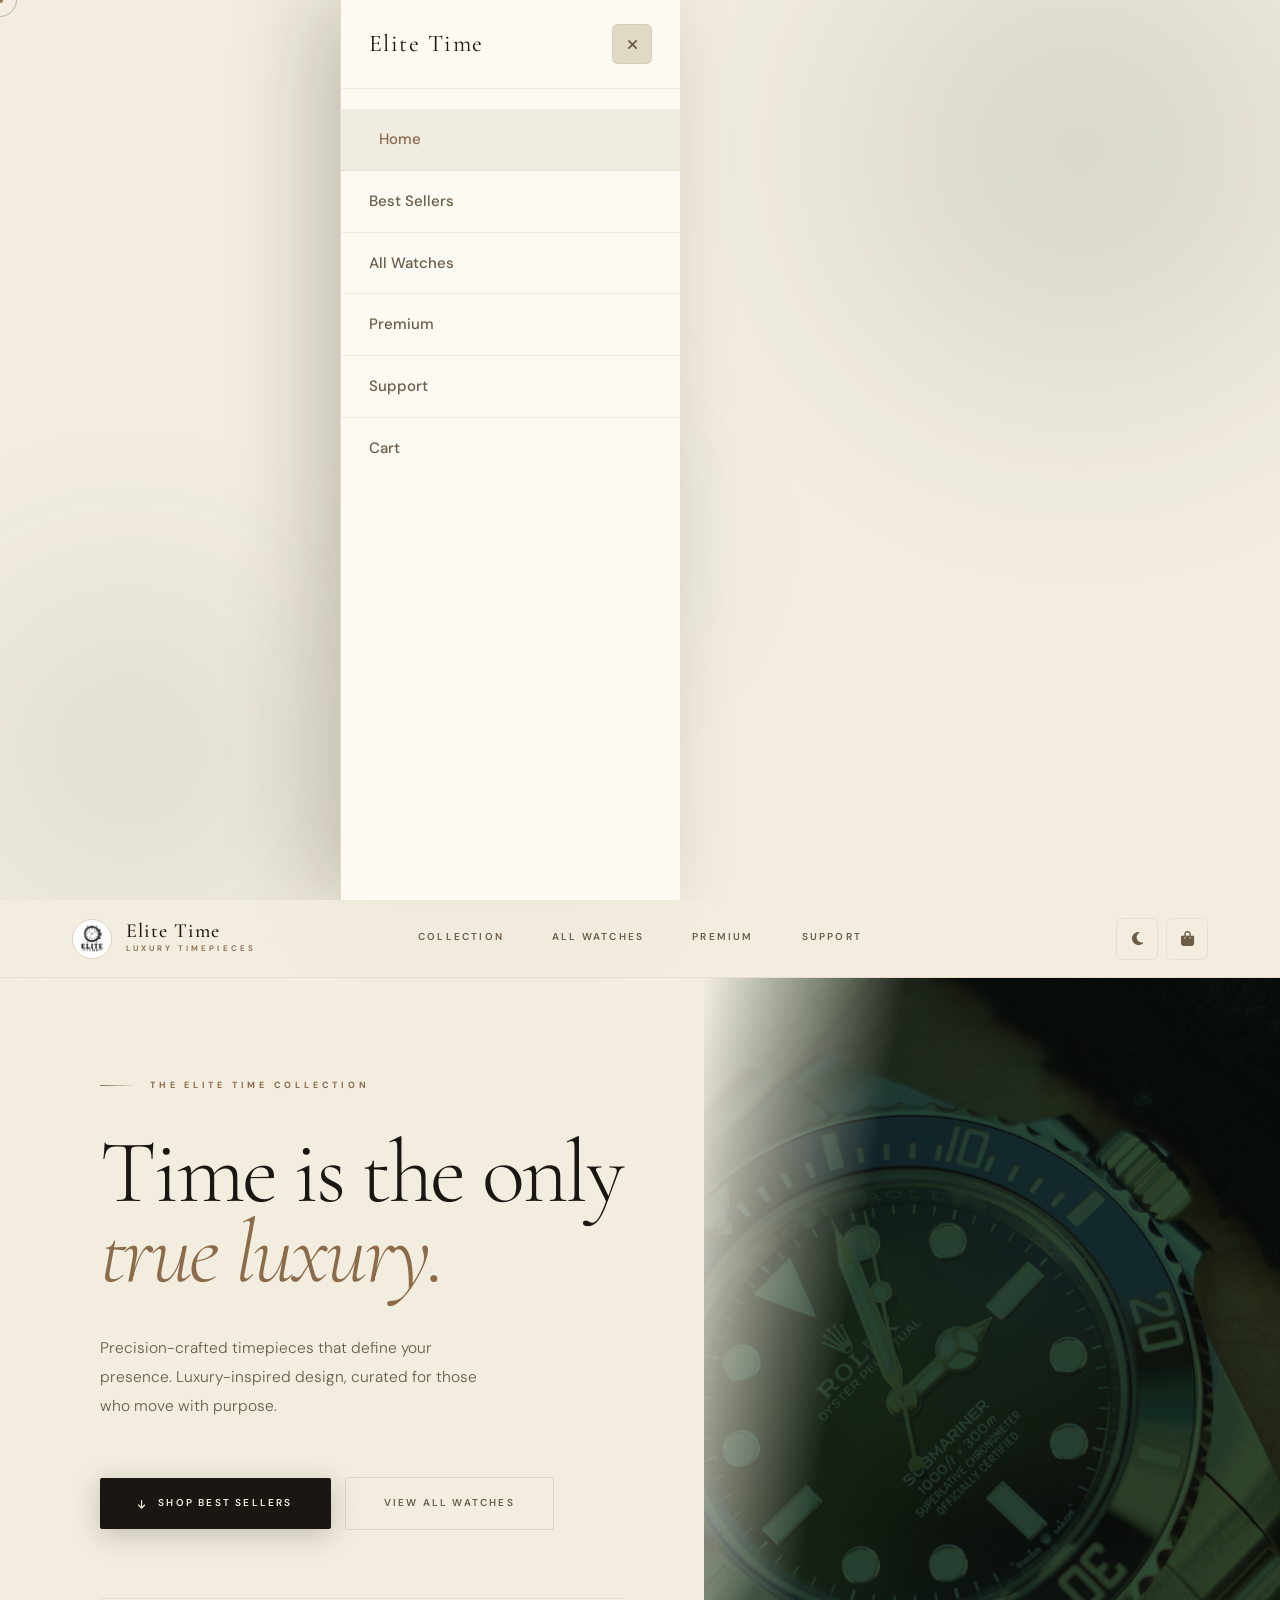
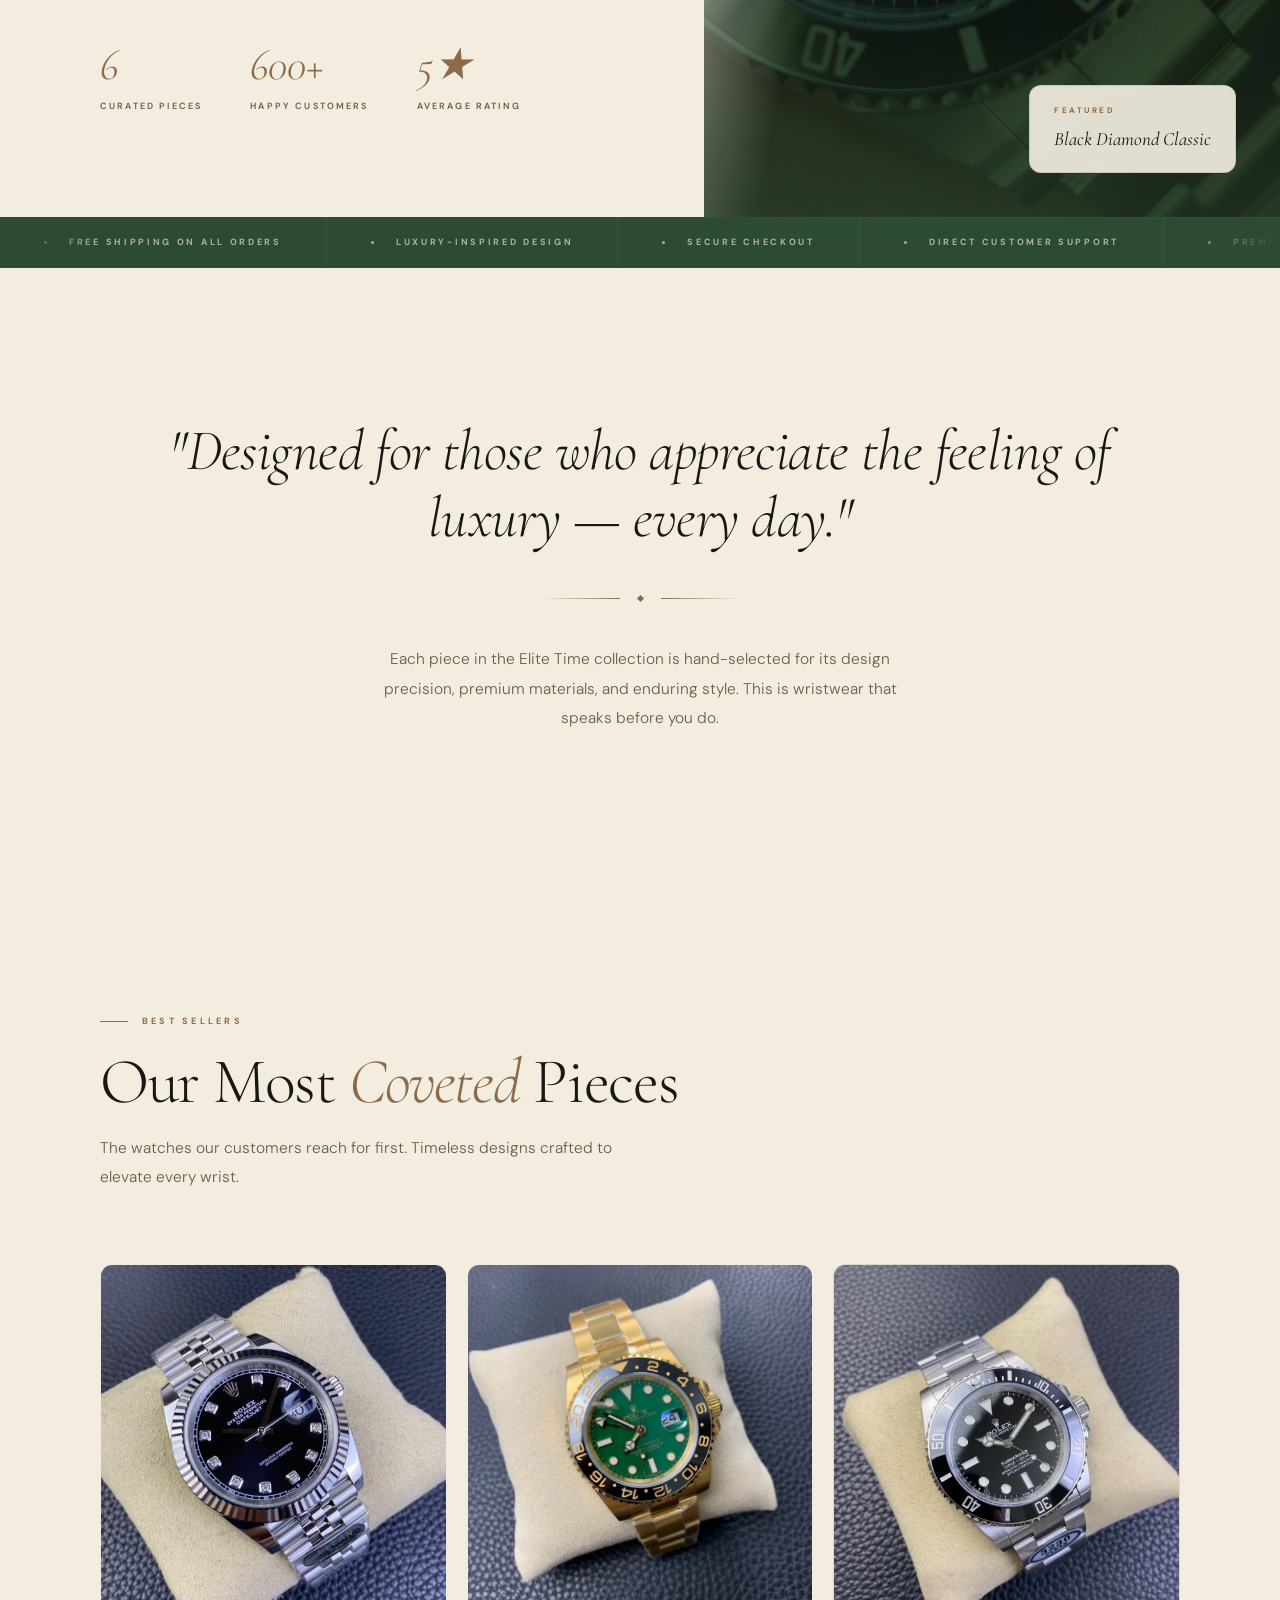
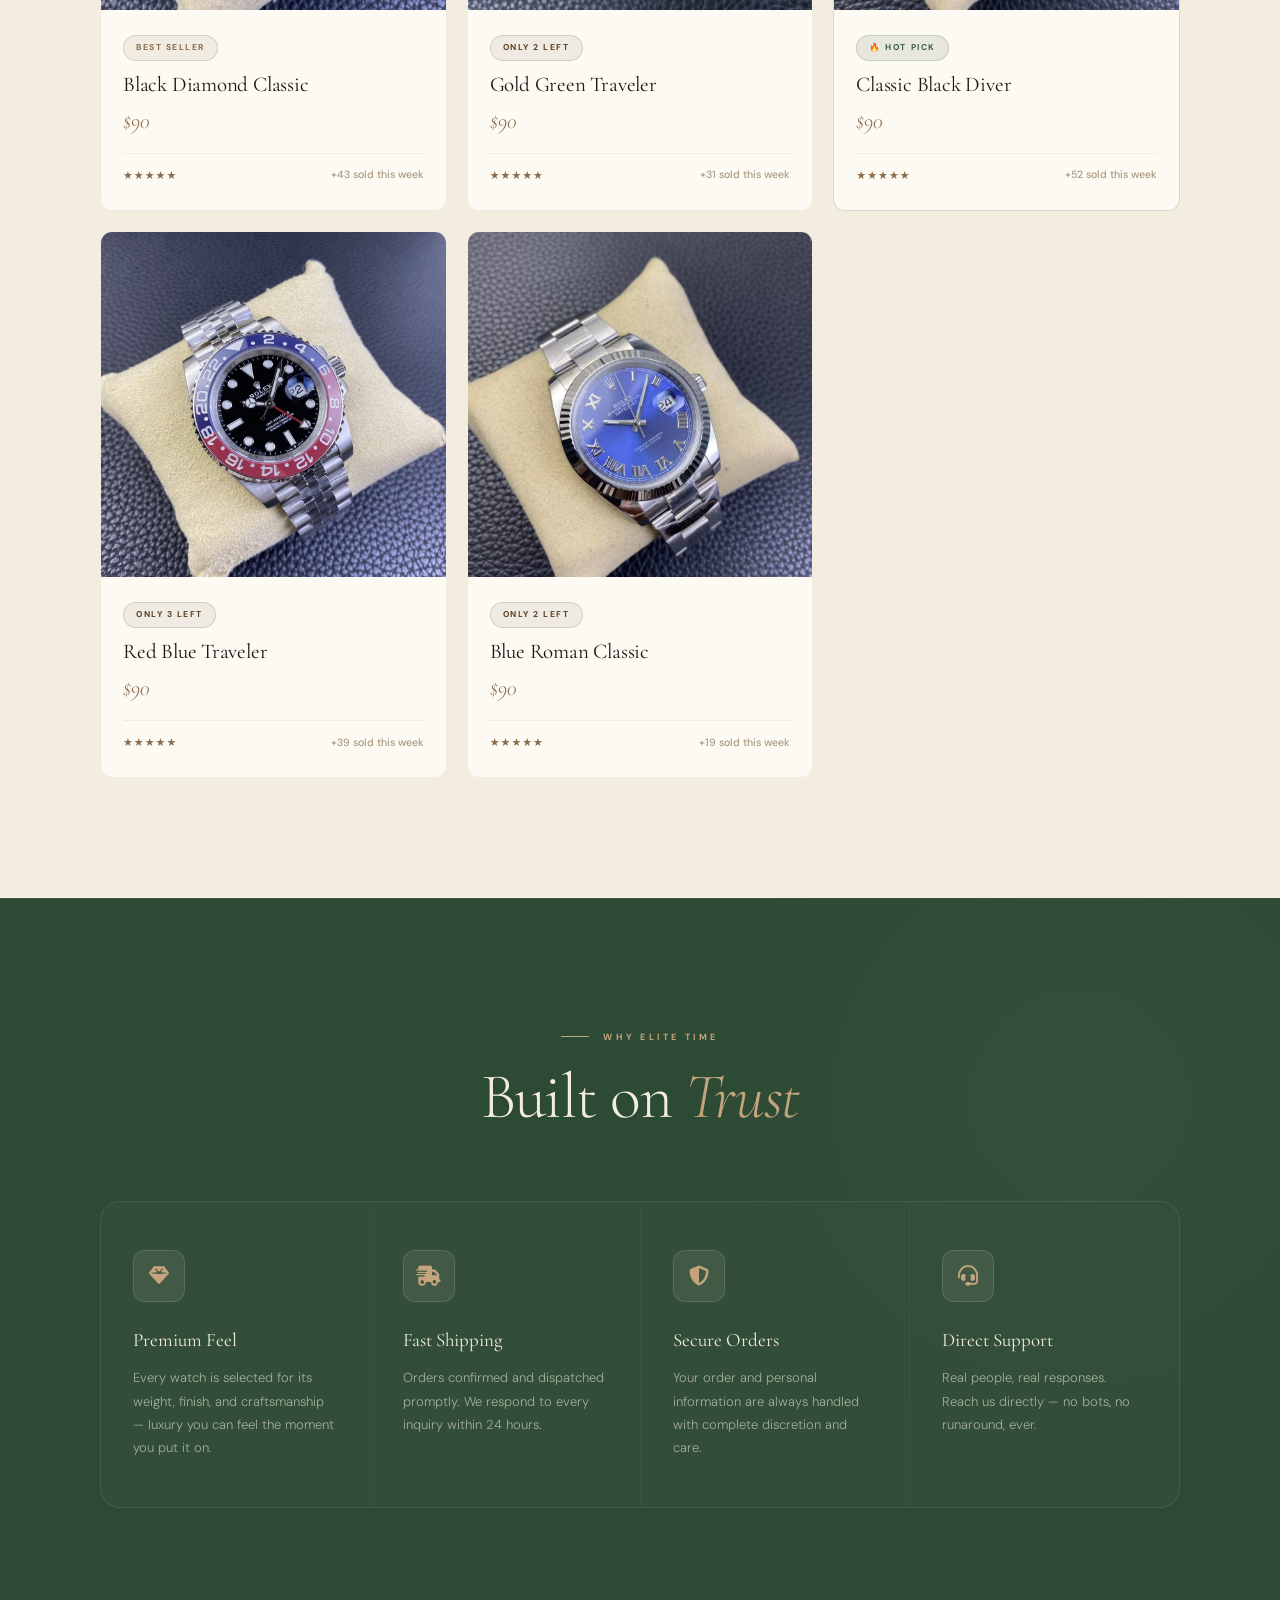
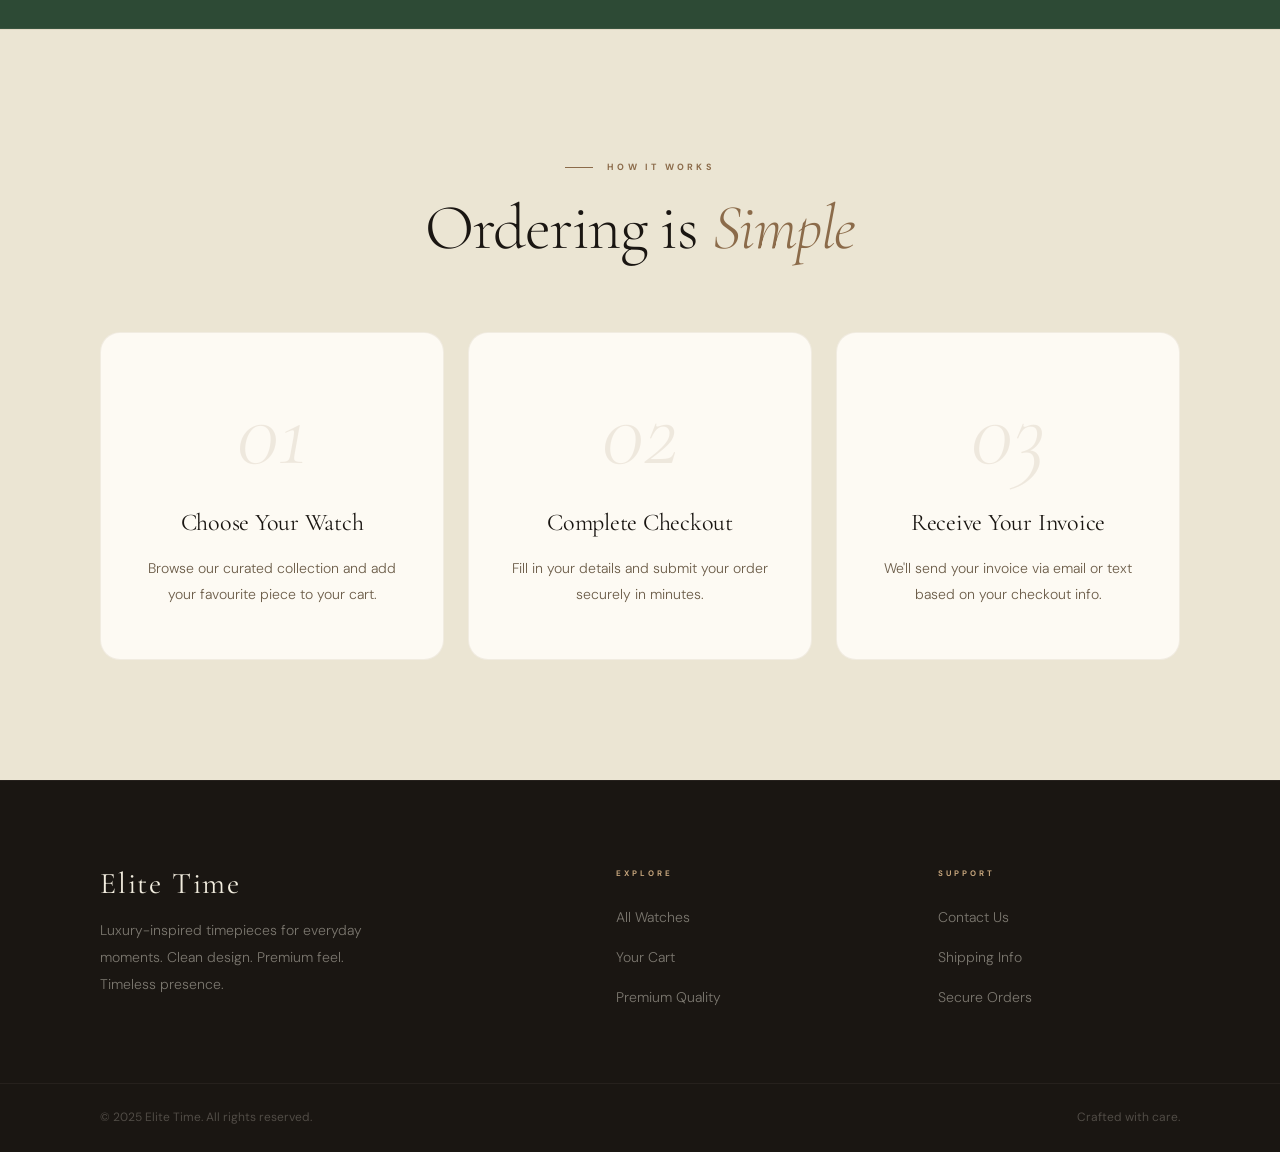
<file: index.html>
<!DOCTYPE html>
<html lang="en">
<head>
  <meta charset="UTF-8">
  <title>Elite Time — Luxury Timepieces</title>
  <meta name="viewport" content="width=device-width, initial-scale=1.0">
  <meta name="description" content="Elite Time — Precision-crafted luxury timepieces. Shop our curated collection of premium watches.">
  <link rel="stylesheet" href="style.css">
  <link rel="stylesheet" href="https://cdnjs.cloudflare.com/ajax/libs/font-awesome/6.5.0/css/all.min.css">
</head>
<body>

<!-- Botanical blur background (greenery orbs) -->
<div class="orb-field">
  <div class="orb orb-1"></div>
  <div class="orb orb-2"></div>
  <div class="orb orb-3"></div>
</div>

<!-- Custom Cursor -->
<div class="cursor-dot" id="cursorDot"></div>
<div class="cursor-ring" id="cursorRing"></div>

<!-- Mobile Menu Overlay -->
<div class="mobile-menu-overlay" id="mobileMenuOverlay"></div>

<!-- Mobile Menu Drawer -->
<div class="mobile-menu-drawer" id="mobileMenuDrawer">
  <div class="mobile-menu-header">
    <span class="logo-name">Elite Time</span>
    <button class="mobile-menu-close" id="mobileMenuClose" aria-label="Close menu">
      <i class="fa-solid fa-xmark"></i>
    </button>
  </div>
  <nav class="mobile-menu-nav">
    <a href="index.html" class="mobile-nav-link active">Home</a>
    <a href="index.html#shop" class="mobile-nav-link">Best Sellers</a>
    <a href="products.html" class="mobile-nav-link">All Watches</a>
    <a href="premium.html" class="mobile-nav-link">Premium</a>
    <a href="support.html" class="mobile-nav-link">Support</a>
    <a href="cart.html" class="mobile-nav-link">Cart</a>
  </nav>
</div>

<!-- ===== NAVBAR ===== -->
<header class="navbar" id="navbar">
  <a href="index.html" class="logo">
    <img src="logo.jpeg" alt="Elite Time">
    <div class="logo-text">
      <span class="logo-name">Elite Time</span>
      <span class="logo-tagline">Luxury Timepieces</span>
    </div>
  </a>

  <nav class="nav-center">
    <a href="#shop" class="nav-link">Collection</a>
    <a href="products.html" class="nav-link">All Watches</a>
    <a href="premium.html" class="nav-link">Premium</a>
    <a href="support.html" class="nav-link">Support</a>
  </nav>

  <div class="nav-actions">
    <button class="nav-icon-btn theme-toggle" id="themeToggle" aria-label="Toggle theme">
      <i class="fa-solid fa-sun sun"></i>
      <i class="fa-solid fa-moon moon"></i>
    </button>
    <a href="cart.html" class="nav-icon-btn cart-btn" aria-label="Cart">
      <i class="fa-solid fa-bag-shopping"></i>
      <span class="cart-count"></span>
    </a>
    <button class="nav-icon-btn mobile-menu-toggle" id="mobileMenuToggle" aria-label="Open menu" aria-expanded="false">
      <i class="fa-solid fa-bars"></i>
    </button>
  </div>
</header>

<!-- ===== HERO ===== -->
<section class="hero">
  <div class="hero-left">
    <div class="hero-eyebrow reveal">The Elite Time Collection</div>
    <h1 class="hero-heading reveal reveal-delay-1">
      Time is the only
      <em>true luxury.</em>
    </h1>
    <p class="hero-sub reveal reveal-delay-2">Precision-crafted timepieces that define your presence. Luxury-inspired design, curated for those who move with purpose.</p>
    <div class="hero-ctas reveal reveal-delay-3">
      <a href="#shop" class="btn-primary">
        <i class="fa-solid fa-arrow-down"></i>
        Shop Best Sellers
      </a>
      <a href="products.html" class="btn-ghost">View All Watches</a>
    </div>
    <div class="hero-stats reveal reveal-delay-4">
      <div class="hero-stat">
        <span class="hero-stat-num">6</span>
        <span class="hero-stat-label">Curated Pieces</span>
      </div>
      <div class="hero-stat">
        <span class="hero-stat-num">600+</span>
        <span class="hero-stat-label">Happy Customers</span>
      </div>
      <div class="hero-stat">
        <span class="hero-stat-num">5★</span>
        <span class="hero-stat-label">Average Rating</span>
      </div>
    </div>
  </div>

  <div class="hero-right">
    <div class="hero-img-frame">
      <img src="watch1.jpeg" alt="Elite Time Featured Watch">
    </div>
    <div class="hero-badge">
      <div class="hero-badge-label">Featured</div>
      <div class="hero-badge-value">Black Diamond Classic</div>
    </div>
  </div>
</section>

<!-- ===== TICKER ===== -->
<div class="ticker-bar">
  <div class="ticker-track">
    <span class="ticker-item"><span class="ticker-dot"></span>Free Shipping On All Orders</span>
    <span class="ticker-item"><span class="ticker-dot"></span>Luxury-Inspired Design</span>
    <span class="ticker-item"><span class="ticker-dot"></span>Secure Checkout</span>
    <span class="ticker-item"><span class="ticker-dot"></span>Direct Customer Support</span>
    <span class="ticker-item"><span class="ticker-dot"></span>Premium Feel &amp; Finish</span>
    <span class="ticker-item"><span class="ticker-dot"></span>Fast Delivery</span>
    <span class="ticker-item"><span class="ticker-dot"></span>Free Shipping On All Orders</span>
    <span class="ticker-item"><span class="ticker-dot"></span>Luxury-Inspired Design</span>
    <span class="ticker-item"><span class="ticker-dot"></span>Secure Checkout</span>
    <span class="ticker-item"><span class="ticker-dot"></span>Direct Customer Support</span>
    <span class="ticker-item"><span class="ticker-dot"></span>Premium Feel &amp; Finish</span>
    <span class="ticker-item"><span class="ticker-dot"></span>Fast Delivery</span>
  </div>
</div>

<!-- ===== BRAND STATEMENT ===== -->
<section class="brand-section">
  <p class="brand-quote reveal">"Designed for those who appreciate the feeling of luxury — every day."</p>
  <div class="bark-rule reveal reveal-delay-1">
    <div class="bark-rule-diamond"></div>
  </div>
  <p class="brand-sub reveal reveal-delay-2">Each piece in the Elite Time collection is hand-selected for its design precision, premium materials, and enduring style. This is wristwear that speaks before you do.</p>
</section>

<!-- ===== BEST SELLERS ===== -->
<section id="shop" class="section">
  <div class="section-header">
    <div class="section-eyebrow reveal">Best Sellers</div>
    <h2 class="section-title reveal reveal-delay-1">Our Most <em>Coveted</em> Pieces</h2>
    <p class="section-sub reveal reveal-delay-2">The watches our customers reach for first. Timeless designs crafted to elevate every wrist.</p>
  </div>

  <div class="products-grid">

    <a href="product.html?id=watch2" class="watch-card reveal reveal-delay-1">
      <div class="watch-card-img-wrap">
        <img src="watch2.jpeg" alt="Black Diamond Classic" class="watch-card-img">
        <div class="watch-card-overlay">
          <span class="watch-card-cta">Shop Now</span>
        </div>
      </div>
      <div class="watch-card-body">
        <div class="watch-card-badge badge-best">Best Seller</div>
        <div class="watch-card-name">Black Diamond Classic</div>
        <div class="watch-card-price">$90</div>
        <div class="watch-card-meta">
          <div class="watch-card-stars">★★★★★</div>
          <div class="watch-card-sold">+43 sold this week</div>
        </div>
      </div>
    </a>

    <a href="product.html?id=watch3" class="watch-card reveal reveal-delay-2">
      <div class="watch-card-img-wrap">
        <img src="watch3.jpeg" alt="Gold Green Traveler" class="watch-card-img">
        <div class="watch-card-overlay">
          <span class="watch-card-cta">Shop Now</span>
        </div>
      </div>
      <div class="watch-card-body">
        <div class="watch-card-badge badge-low">Only 2 Left</div>
        <div class="watch-card-name">Gold Green Traveler</div>
        <div class="watch-card-price">$90</div>
        <div class="watch-card-meta">
          <div class="watch-card-stars">★★★★★</div>
          <div class="watch-card-sold">+31 sold this week</div>
        </div>
      </div>
    </a>

    <a href="product.html?id=watch4" class="watch-card hot-pick reveal reveal-delay-3">
      <div class="watch-card-img-wrap">
        <img src="watch4.jpeg" alt="Classic Black Diver" class="watch-card-img">
        <div class="watch-card-overlay">
          <span class="watch-card-cta">Shop Now</span>
        </div>
      </div>
      <div class="watch-card-body">
        <div class="watch-card-badge badge-hot">🔥 Hot Pick</div>
        <div class="watch-card-name">Classic Black Diver</div>
        <div class="watch-card-price">$90</div>
        <div class="watch-card-meta">
          <div class="watch-card-stars">★★★★★</div>
          <div class="watch-card-sold">+52 sold this week</div>
        </div>
      </div>
    </a>

    <a href="product.html?id=watch6" class="watch-card reveal reveal-delay-2">
      <div class="watch-card-img-wrap">
        <img src="watch6.jpeg" alt="Red Blue Traveler" class="watch-card-img">
        <div class="watch-card-overlay">
          <span class="watch-card-cta">Shop Now</span>
        </div>
      </div>
      <div class="watch-card-body">
        <div class="watch-card-badge badge-low">Only 3 Left</div>
        <div class="watch-card-name">Red Blue Traveler</div>
        <div class="watch-card-price">$90</div>
        <div class="watch-card-meta">
          <div class="watch-card-stars">★★★★★</div>
          <div class="watch-card-sold">+39 sold this week</div>
        </div>
      </div>
    </a>

    <a href="product.html?id=watch7" class="watch-card reveal reveal-delay-3">
      <div class="watch-card-img-wrap">
        <img src="watch7.jpeg" alt="Blue Roman Classic" class="watch-card-img">
        <div class="watch-card-overlay">
          <span class="watch-card-cta">Shop Now</span>
        </div>
      </div>
      <div class="watch-card-body">
        <div class="watch-card-badge badge-low">Only 2 Left</div>
        <div class="watch-card-name">Blue Roman Classic</div>
        <div class="watch-card-price">$90</div>
        <div class="watch-card-meta">
          <div class="watch-card-stars">★★★★★</div>
          <div class="watch-card-sold">+19 sold this week</div>
        </div>
      </div>
    </a>

  </div>
</section>

<!-- ===== TRUST ===== -->
<section class="trust-section">
  <div class="section-header" style="text-align:center;">
    <div class="section-eyebrow reveal" style="justify-content:center;">Why Elite Time</div>
    <h2 class="section-title reveal reveal-delay-1">Built on <em>Trust</em></h2>
  </div>
  <div class="trust-grid">
    <a href="premium.html" class="trust-card reveal reveal-delay-1">
      <div class="trust-icon"><i class="fa-solid fa-gem"></i></div>
      <div class="trust-title">Premium Feel</div>
      <p class="trust-desc">Every watch is selected for its weight, finish, and craftsmanship — luxury you can feel the moment you put it on.</p>
    </a>
    <a href="shipping.html" class="trust-card reveal reveal-delay-2">
      <div class="trust-icon"><i class="fa-solid fa-truck-fast"></i></div>
      <div class="trust-title">Fast Shipping</div>
      <p class="trust-desc">Orders confirmed and dispatched promptly. We respond to every inquiry within 24 hours.</p>
    </a>
    <a href="secure.html" class="trust-card reveal reveal-delay-3">
      <div class="trust-icon"><i class="fa-solid fa-shield-halved"></i></div>
      <div class="trust-title">Secure Orders</div>
      <p class="trust-desc">Your order and personal information are always handled with complete discretion and care.</p>
    </a>
    <a href="support.html" class="trust-card reveal reveal-delay-4">
      <div class="trust-icon"><i class="fa-solid fa-headset"></i></div>
      <div class="trust-title">Direct Support</div>
      <p class="trust-desc">Real people, real responses. Reach us directly — no bots, no runaround, ever.</p>
    </a>
  </div>
</section>

<!-- ===== HOW IT WORKS ===== -->
<section class="steps-section">
  <div class="section-header" style="text-align:center;">
    <div class="section-eyebrow reveal" style="justify-content:center;">How It Works</div>
    <h2 class="section-title reveal reveal-delay-1">Ordering is <em>Simple</em></h2>
  </div>
  <div class="steps-grid">
    <div class="step-item reveal reveal-delay-1">
      <span class="step-number">01</span>
      <div class="step-title">Choose Your Watch</div>
      <p class="step-desc">Browse our curated collection and add your favourite piece to your cart.</p>
    </div>
    <div class="step-item reveal reveal-delay-2">
      <span class="step-number">02</span>
      <div class="step-title">Complete Checkout</div>
      <p class="step-desc">Fill in your details and submit your order securely in minutes.</p>
    </div>
    <div class="step-item reveal reveal-delay-3">
      <span class="step-number">03</span>
      <div class="step-title">Receive Your Invoice</div>
      <p class="step-desc">We'll send your invoice via email or text based on your checkout info.</p>
    </div>
  </div>
</section>

<!-- ===== FOOTER ===== -->
<footer>
  <div class="footer-top">
    <div class="footer-brand">
      <span class="logo-name">Elite Time</span>
      <p>Luxury-inspired timepieces for everyday moments. Clean design. Premium feel. Timeless presence.</p>
    </div>
    <div class="footer-col">
      <h4>Explore</h4>
      <ul class="footer-links">
        <li><a href="products.html">All Watches</a></li>
        <li><a href="cart.html">Your Cart</a></li>
        <li><a href="premium.html">Premium Quality</a></li>
      </ul>
    </div>
    <div class="footer-col">
      <h4>Support</h4>
      <ul class="footer-links">
        <li><a href="support.html">Contact Us</a></li>
        <li><a href="shipping.html">Shipping Info</a></li>
        <li><a href="secure.html">Secure Orders</a></li>
      </ul>
    </div>
  </div>
  <div class="footer-bottom">
    <span class="footer-copy">© 2025 Elite Time. All rights reserved.</span>
    <span class="footer-copy">Crafted with care.</span>
  </div>
</footer>

<script src="script.js"></script>
</body>
</html>
</file>
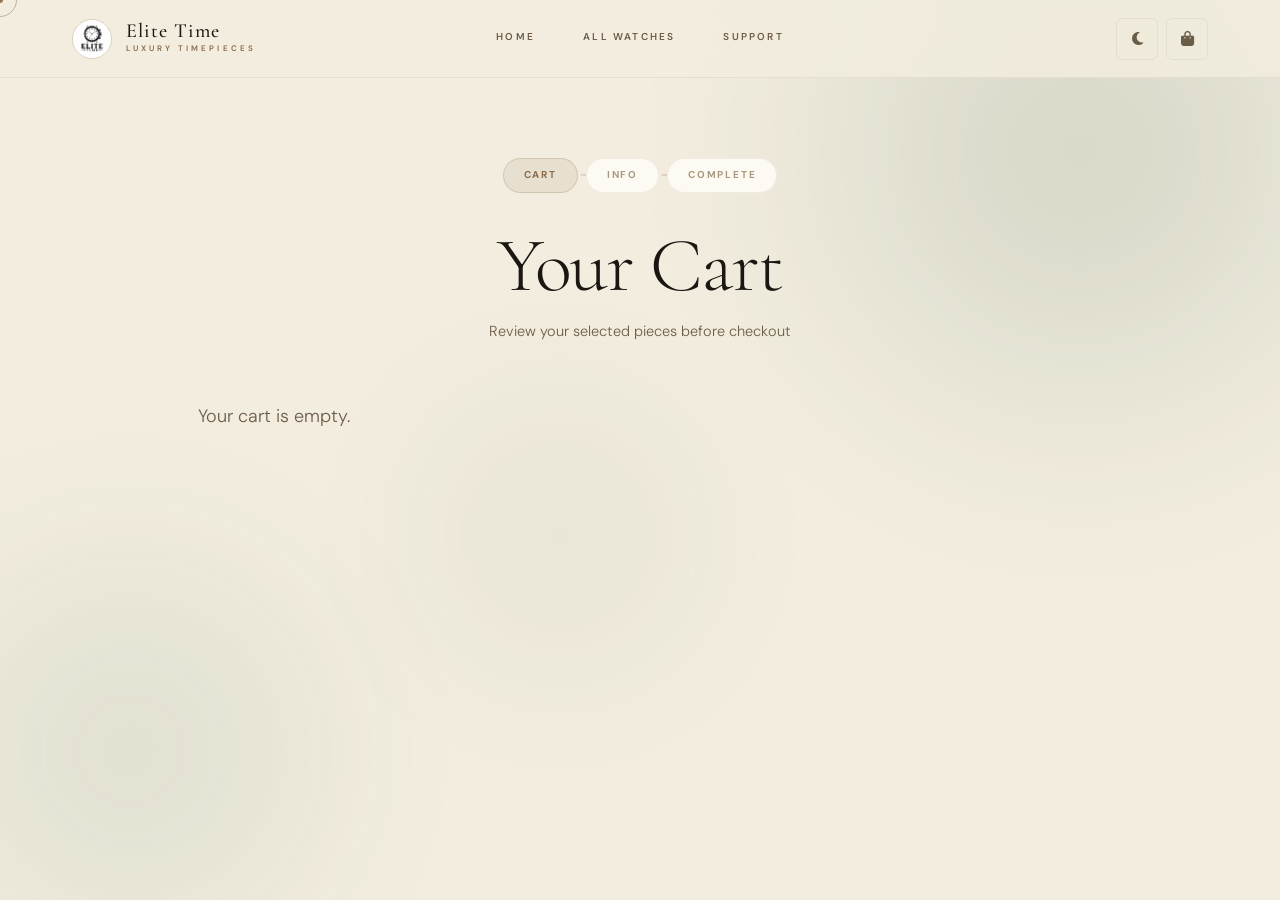
<file: cart.html>
<!DOCTYPE html>
<html lang="en">
<head>
  <meta charset="UTF-8">
  <title>Your Cart — Elite Time</title>
  <meta name="viewport" content="width=device-width, initial-scale=1.0">
  <link rel="stylesheet" href="style.css">
  <link rel="stylesheet" href="https://cdnjs.cloudflare.com/ajax/libs/font-awesome/6.5.0/css/all.min.css">
</head>
<body>

<div class="orb-field">
  <div class="orb orb-1"></div>
  <div class="orb orb-2"></div>
  <div class="orb orb-3"></div>
</div>

<div class="cursor-dot" id="cursorDot"></div>
<div class="cursor-ring" id="cursorRing"></div>

<header class="navbar" id="navbar">
  <a href="index.html" class="logo">
    <img src="logo.jpeg" alt="Elite Time">
    <div class="logo-text">
      <span class="logo-name">Elite Time</span>
      <span class="logo-tagline">Luxury Timepieces</span>
    </div>
  </a>
  <nav class="nav-center">
    <a href="index.html" class="nav-link">Home</a>
    <a href="products.html" class="nav-link">All Watches</a>
    <a href="support.html" class="nav-link">Support</a>
  </nav>
  <div class="nav-actions">
    <button class="nav-icon-btn theme-toggle" id="themeToggle" aria-label="Toggle theme">
      <i class="fa-solid fa-sun sun"></i>
      <i class="fa-solid fa-moon moon"></i>
    </button>
    <a href="cart.html" class="nav-icon-btn cart-btn" aria-label="Cart">
      <i class="fa-solid fa-bag-shopping"></i>
      <span class="cart-count"></span>
    </a>
  </div>
</header>

<div class="cart-wrap">
  <div class="page-header">
    <div class="checkout-steps" style="margin-bottom:32px;">
      <div class="checkout-step active">Cart</div>
      <div class="checkout-step">Info</div>
      <div class="checkout-step">Complete</div>
    </div>
    <h1 class="page-title">Your Cart</h1>
    <p class="page-sub">Review your selected pieces before checkout</p>
  </div>

  <div id="cartItems"></div>

  <div id="checkoutWrap" class="checkout-wrap" style="display:none;">
    <a href="checkout.html" class="btn-primary" style="display:inline-flex; gap:10px; padding:18px 36px; font-size:15px;">
      <i class="fa-solid fa-lock"></i> Proceed to Checkout
    </a>
  </div>
</div>

<script src="script.js"></script>
</body>
</html>
</file>
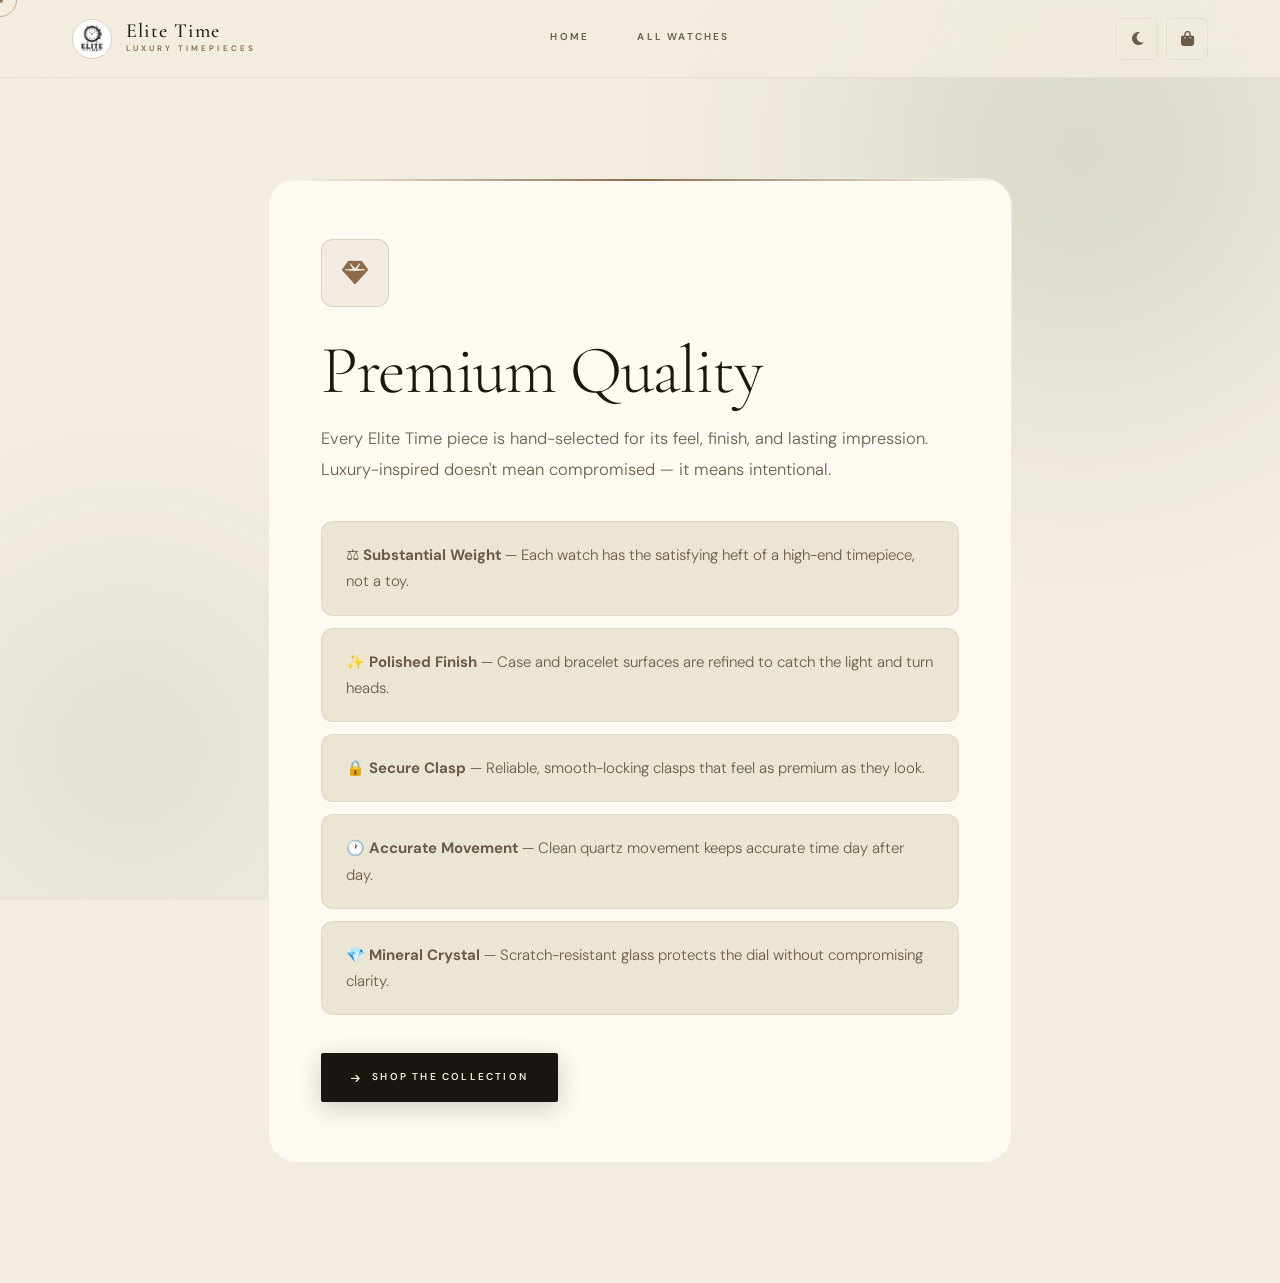
<file: premium.html>
<!DOCTYPE html>
<html lang="en">
<head>
  <meta charset="UTF-8">
  <title>Premium Quality — Elite Time</title>
  <meta name="viewport" content="width=device-width, initial-scale=1.0">
  <link rel="stylesheet" href="style.css">
  <link rel="stylesheet" href="https://cdnjs.cloudflare.com/ajax/libs/font-awesome/6.5.0/css/all.min.css">
</head>
<body>

<div class="orb-field">
  <div class="orb orb-1"></div>
  <div class="orb orb-2"></div>
  <div class="orb orb-3"></div>
</div>

<div class="cursor-dot" id="cursorDot"></div>
<div class="cursor-ring" id="cursorRing"></div>

<header class="navbar" id="navbar">
  <a href="index.html" class="logo">
    <img src="logo.jpeg" alt="Elite Time">
    <div class="logo-text"><span class="logo-name">Elite Time</span><span class="logo-tagline">Luxury Timepieces</span></div>
  </a>
  <nav class="nav-center">
    <a href="index.html" class="nav-link">Home</a>
    <a href="products.html" class="nav-link">All Watches</a>
  </nav>
  <div class="nav-actions">
    <button class="nav-icon-btn theme-toggle" id="themeToggle"><i class="fa-solid fa-sun sun"></i><i class="fa-solid fa-moon moon"></i></button>
    <a href="cart.html" class="nav-icon-btn cart-btn"><i class="fa-solid fa-bag-shopping"></i><span class="cart-count"></span></a>
  </div>
</header>

<div class="info-page">
  <div class="info-card">
    <div class="info-icon-wrap"><i class="fa-solid fa-gem"></i></div>
    <h1>Premium Quality</h1>
    <p class="info-subtext">Every Elite Time piece is hand-selected for its feel, finish, and lasting impression. Luxury-inspired doesn't mean compromised — it means intentional.</p>
    <div class="info-list">
      <div class="info-list-item">⚖️ <strong>Substantial Weight</strong> — Each watch has the satisfying heft of a high-end timepiece, not a toy.</div>
      <div class="info-list-item">✨ <strong>Polished Finish</strong> — Case and bracelet surfaces are refined to catch the light and turn heads.</div>
      <div class="info-list-item">🔒 <strong>Secure Clasp</strong> — Reliable, smooth-locking clasps that feel as premium as they look.</div>
      <div class="info-list-item">🕐 <strong>Accurate Movement</strong> — Clean quartz movement keeps accurate time day after day.</div>
      <div class="info-list-item">💎 <strong>Mineral Crystal</strong> — Scratch-resistant glass protects the dial without compromising clarity.</div>
    </div>
    <div class="info-actions">
      <a href="products.html" class="gold-contact-btn"><i class="fa-solid fa-arrow-right"></i> Shop the Collection</a>
    </div>
  </div>
</div>

<script src="script.js"></script>
</body>
</html>
</file>
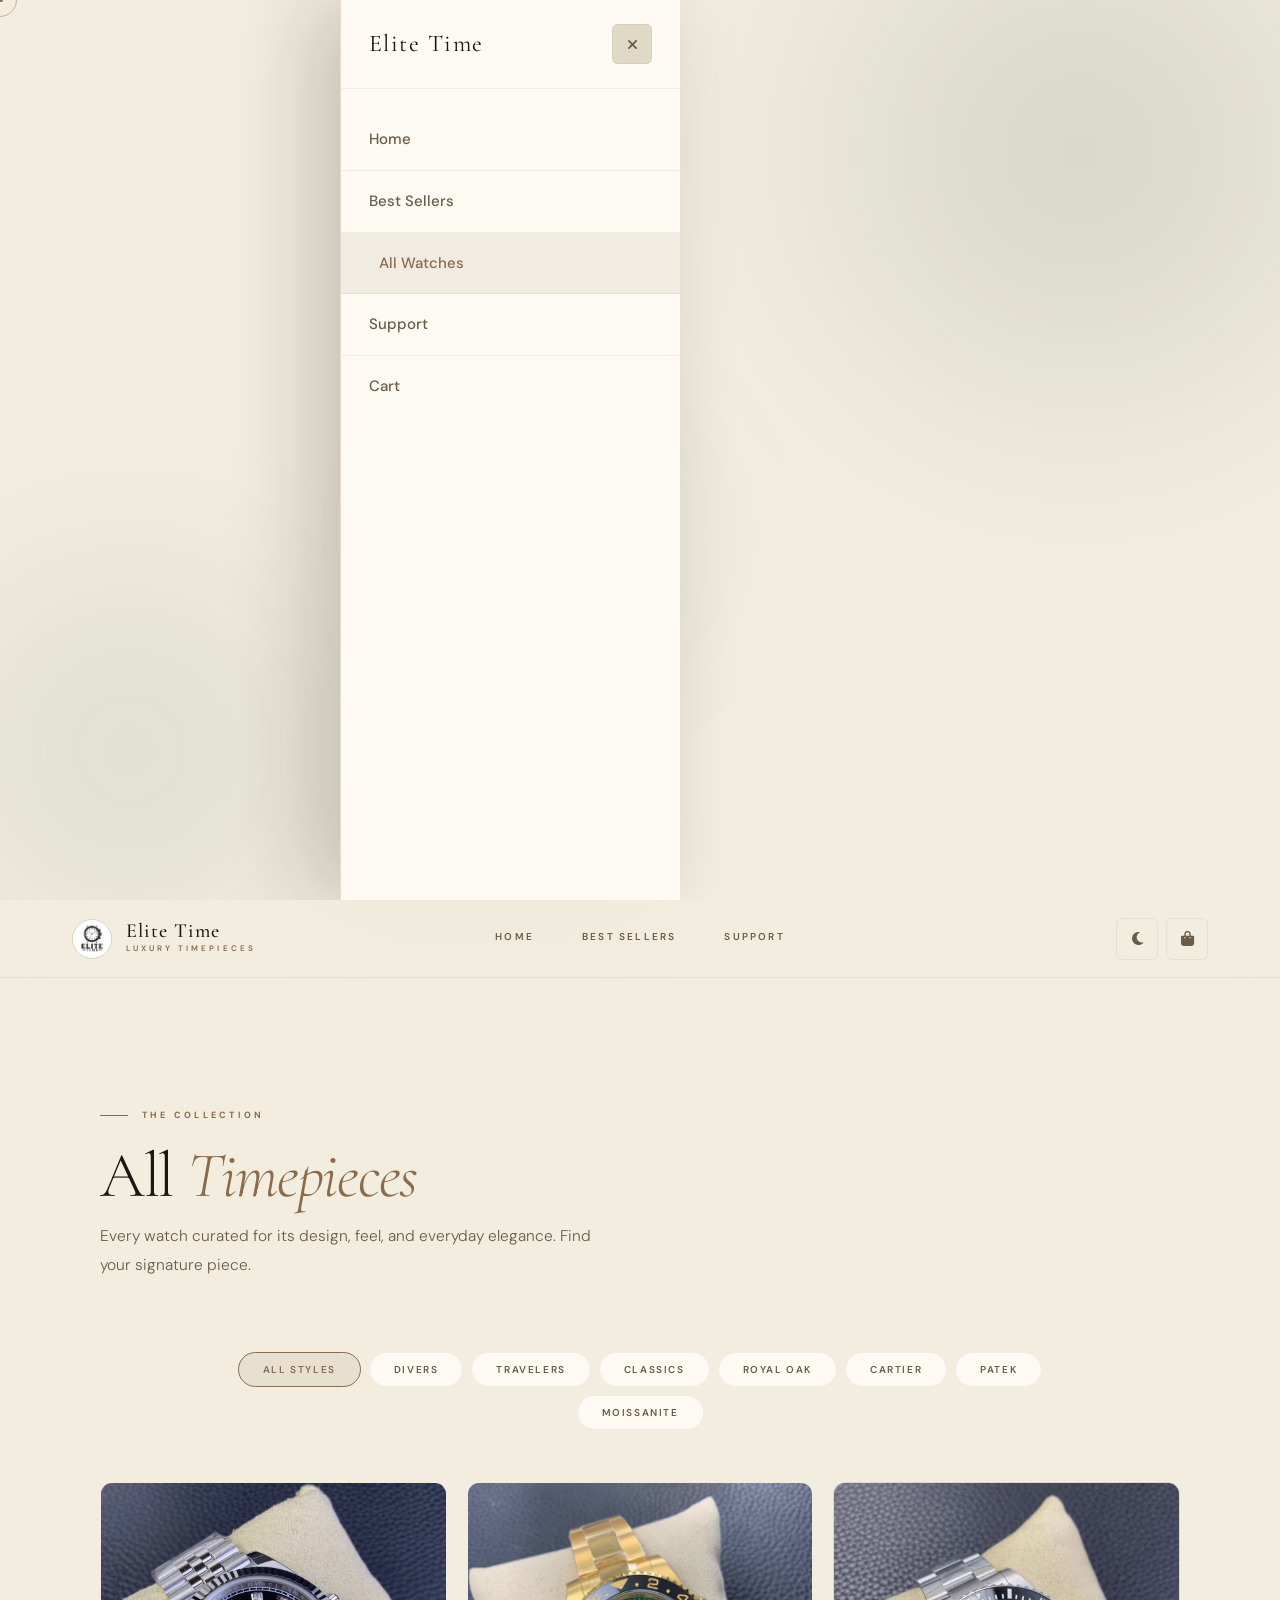
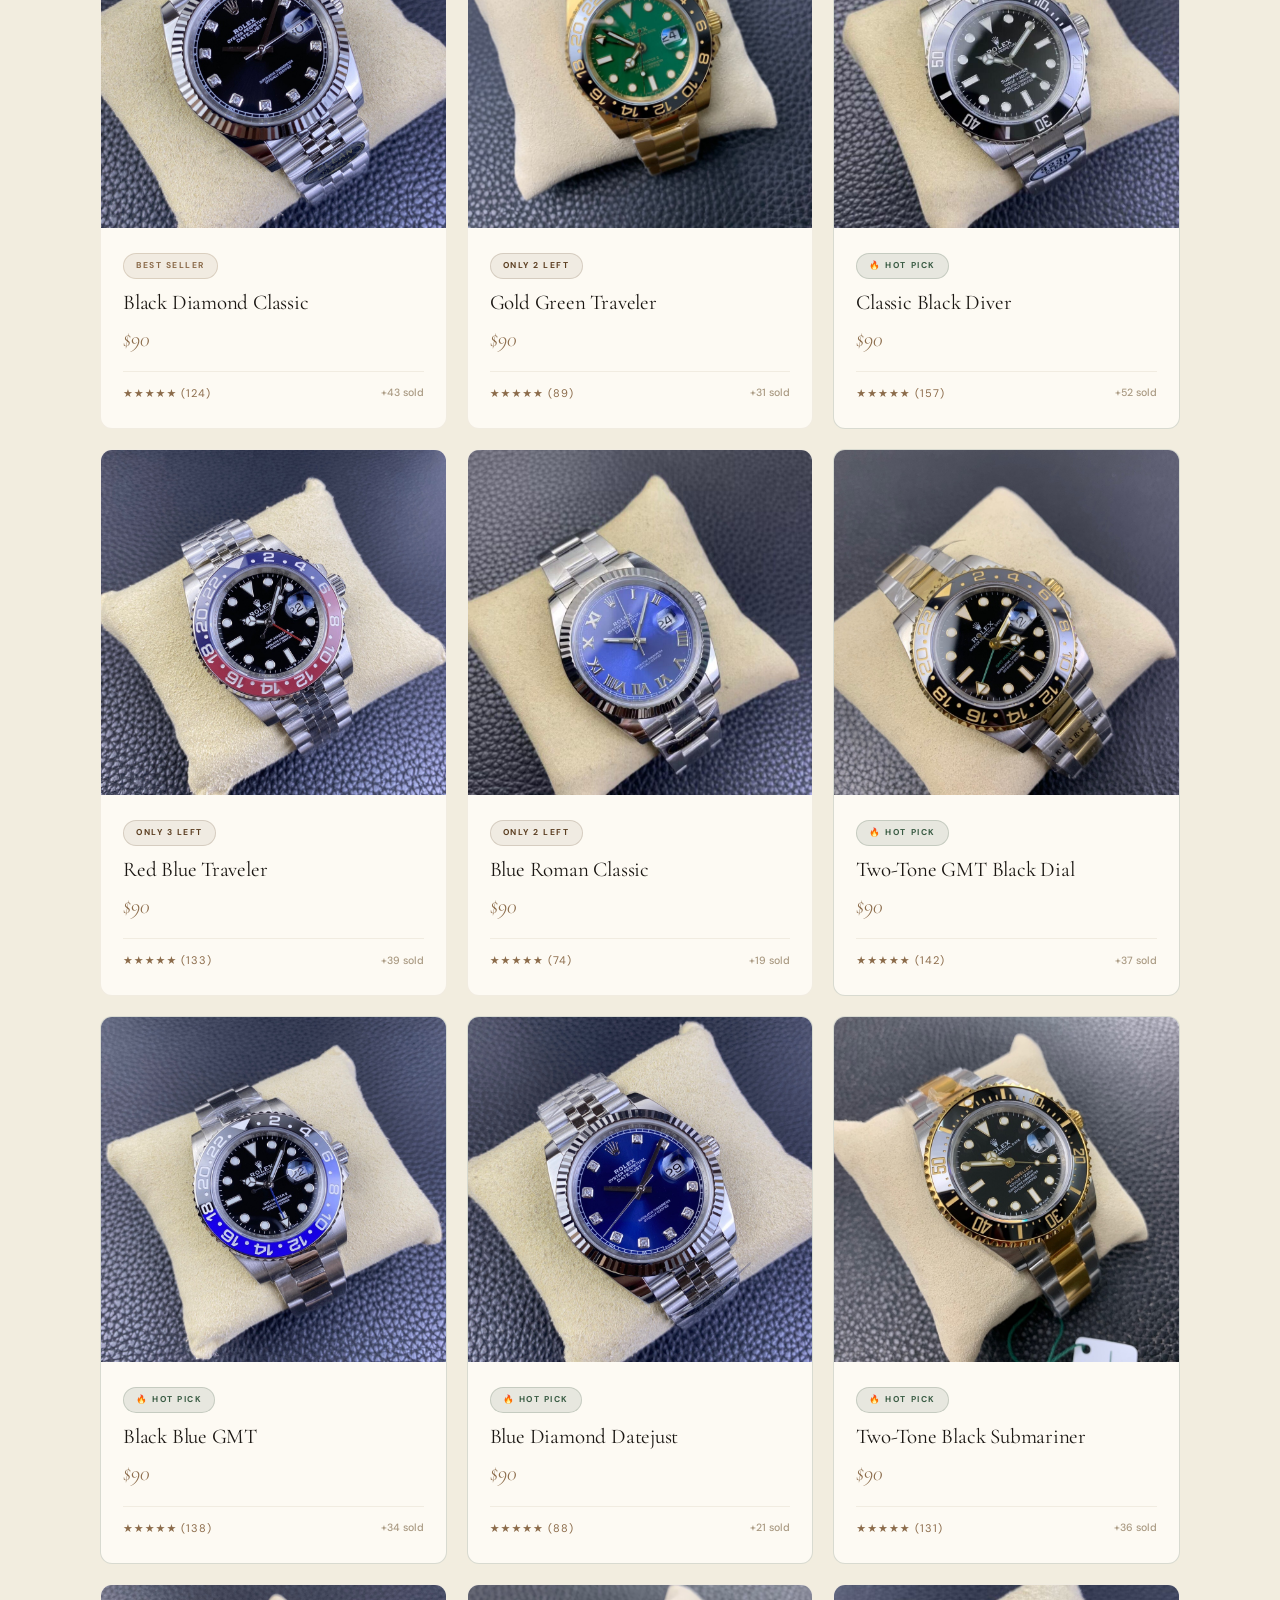
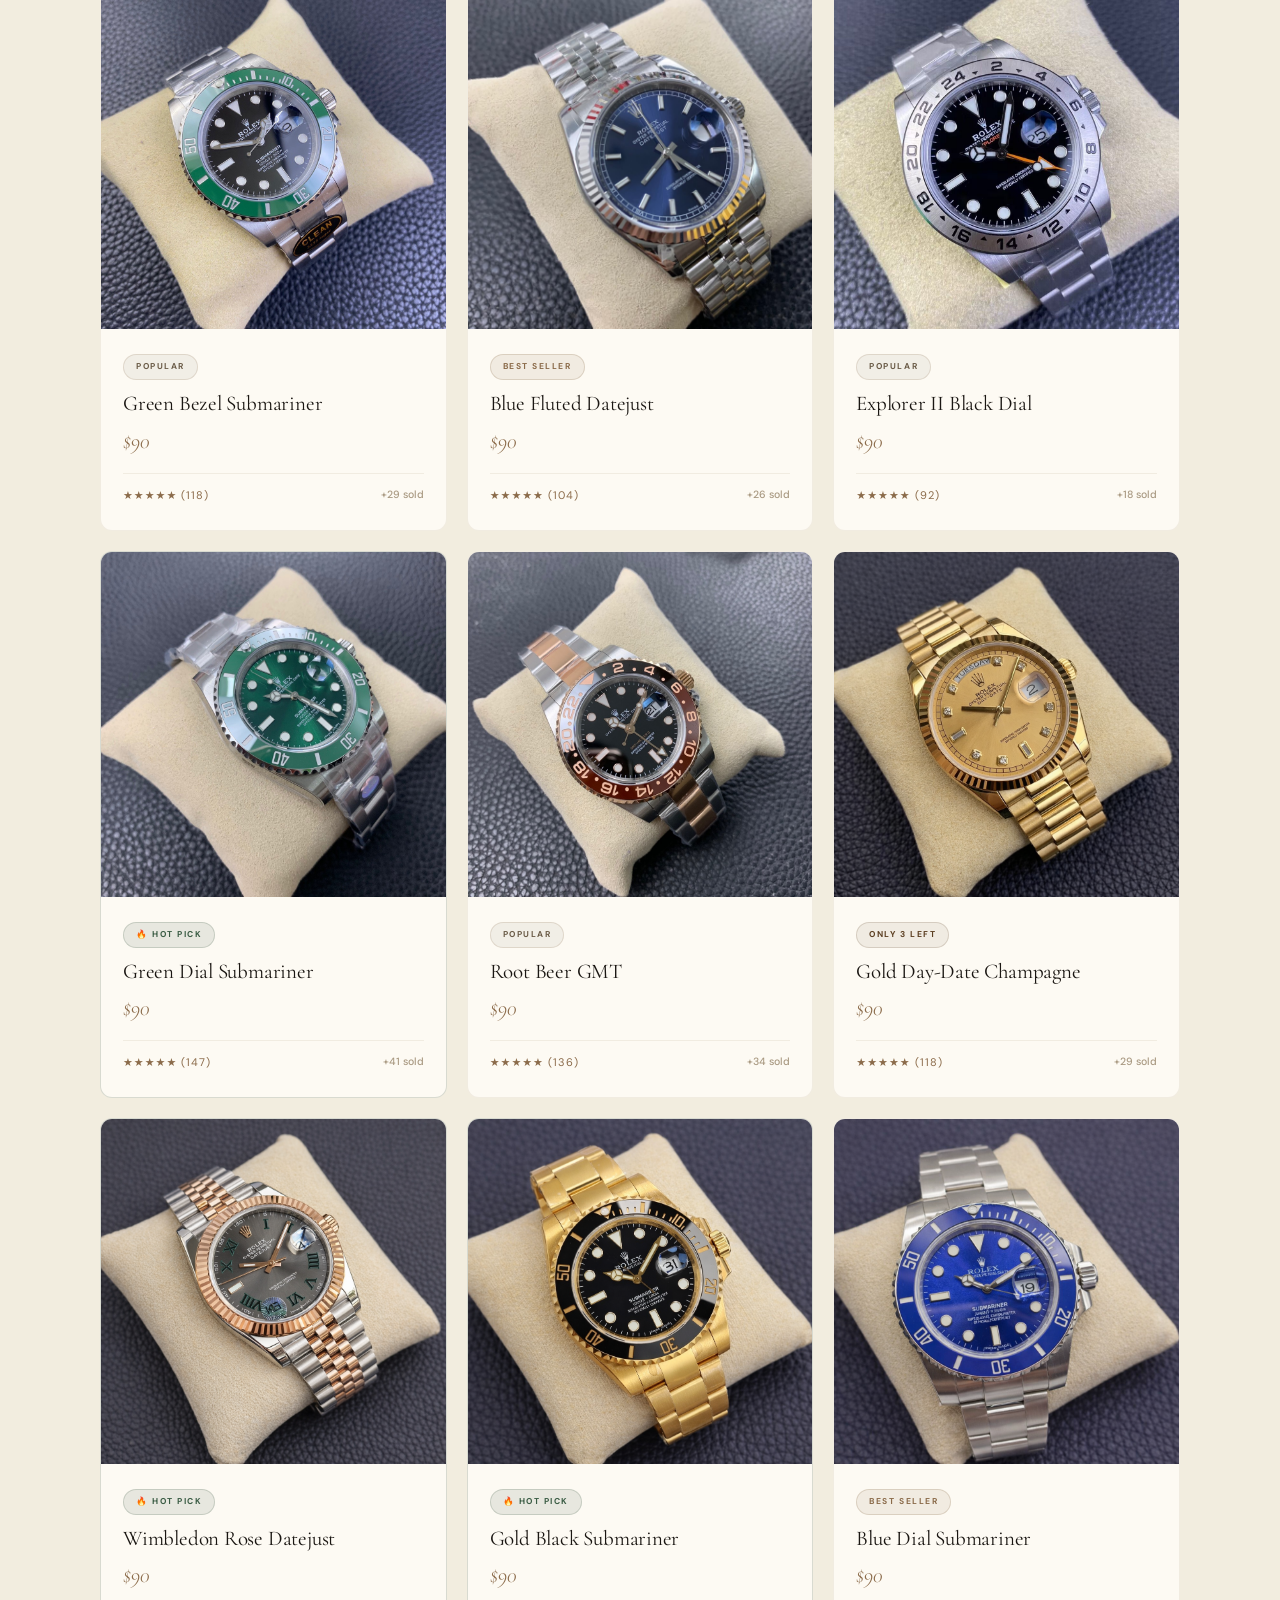
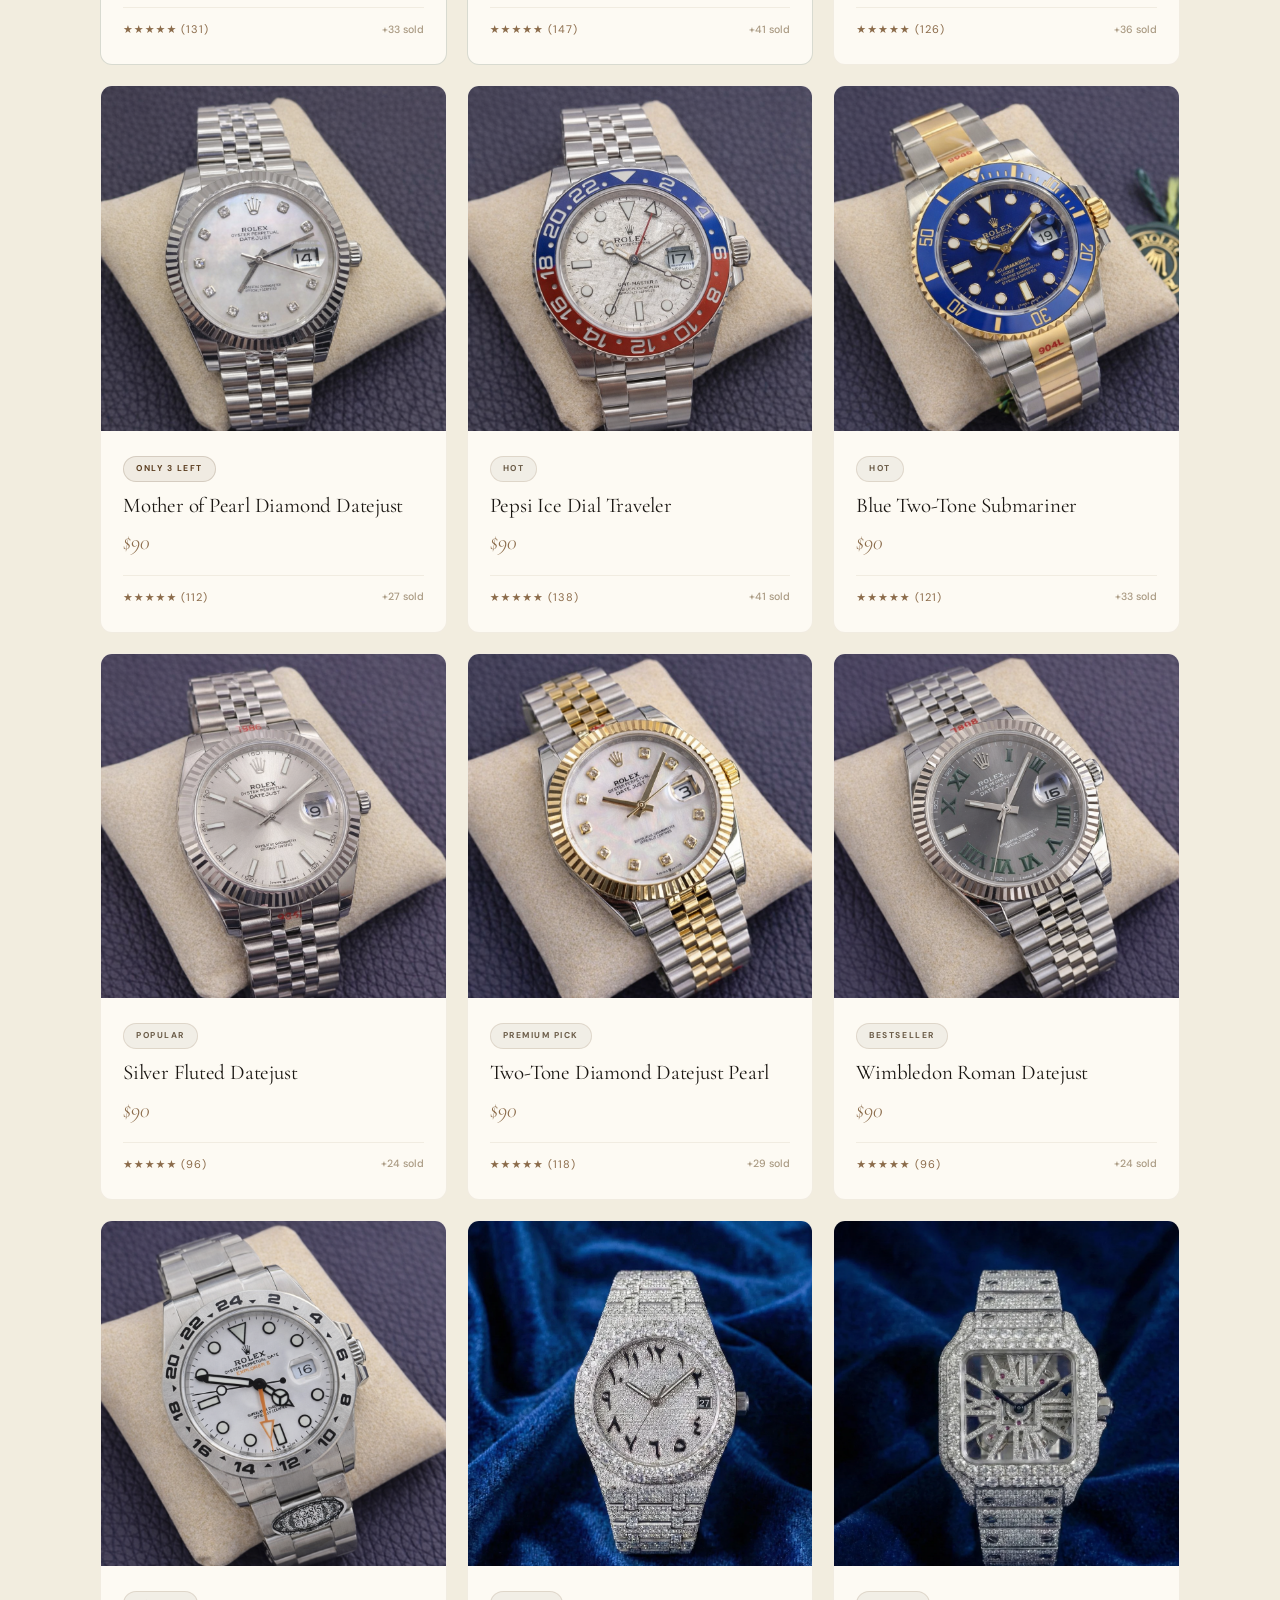
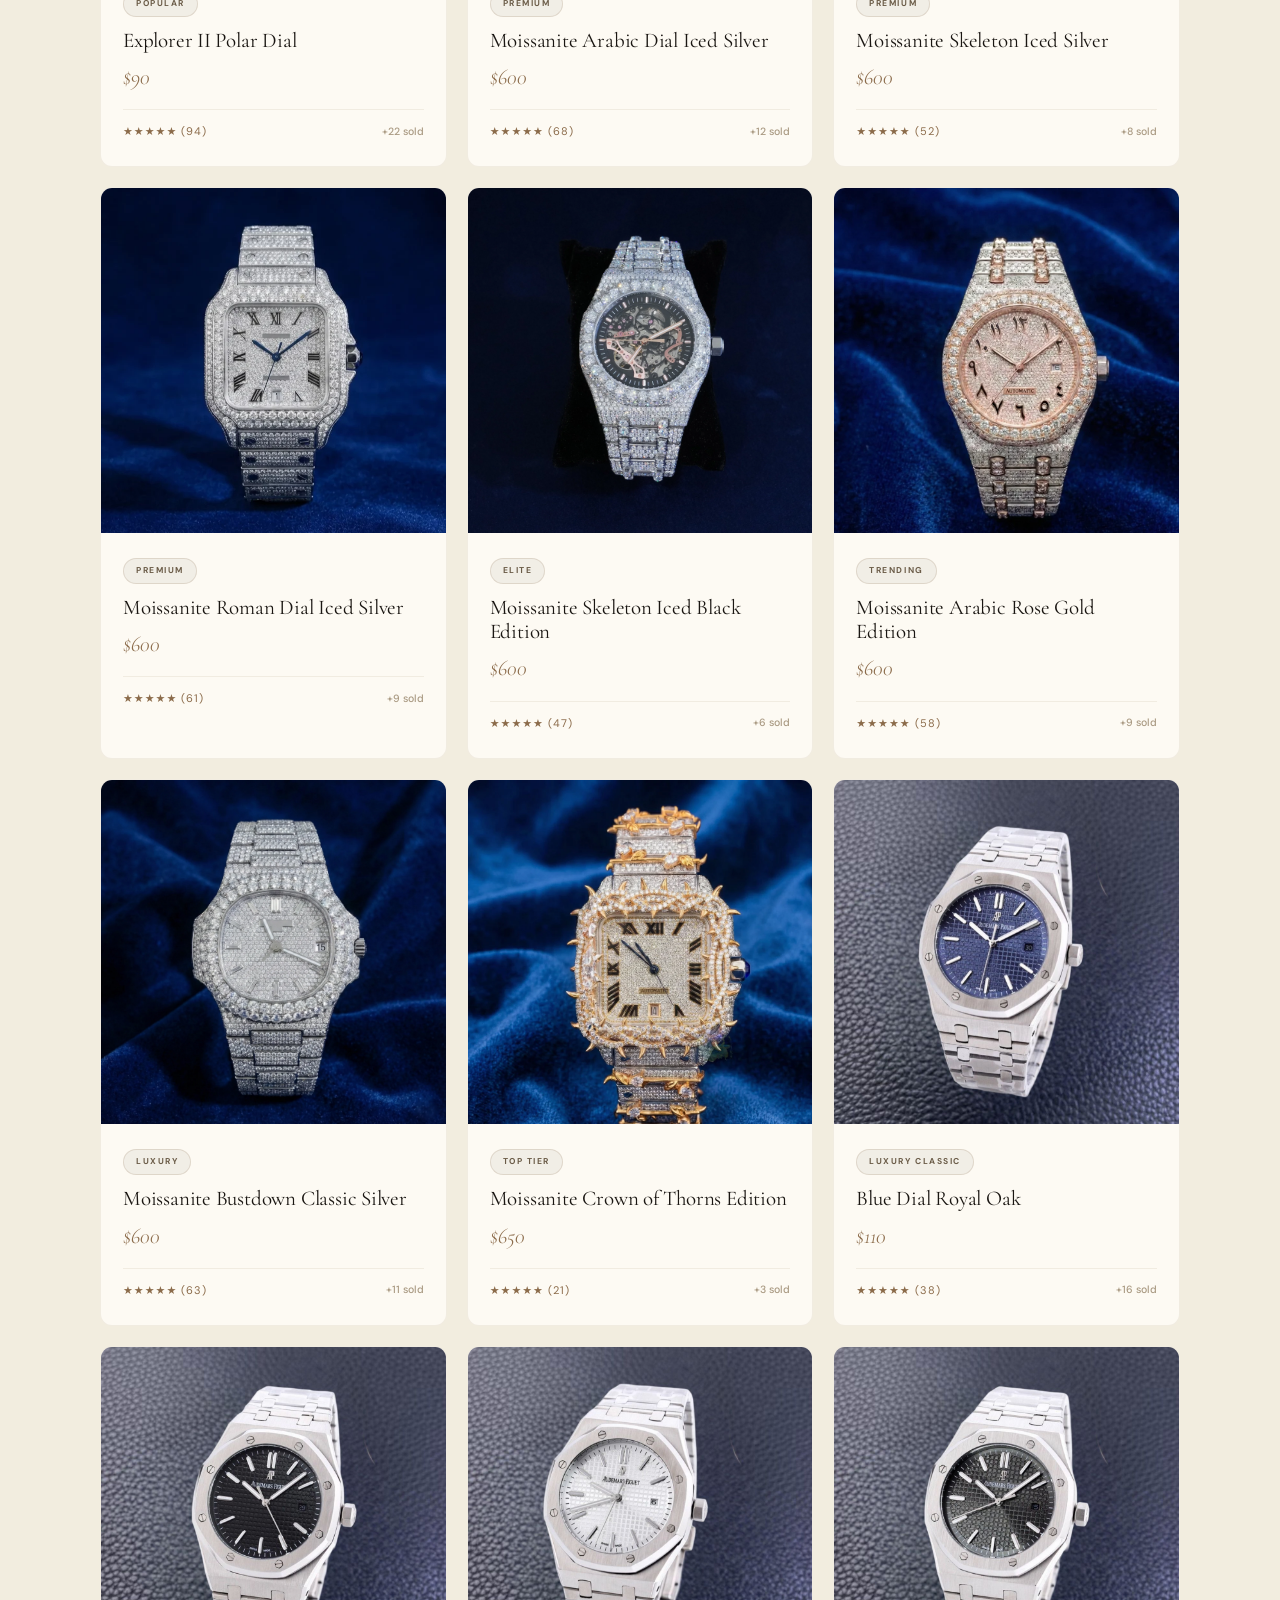
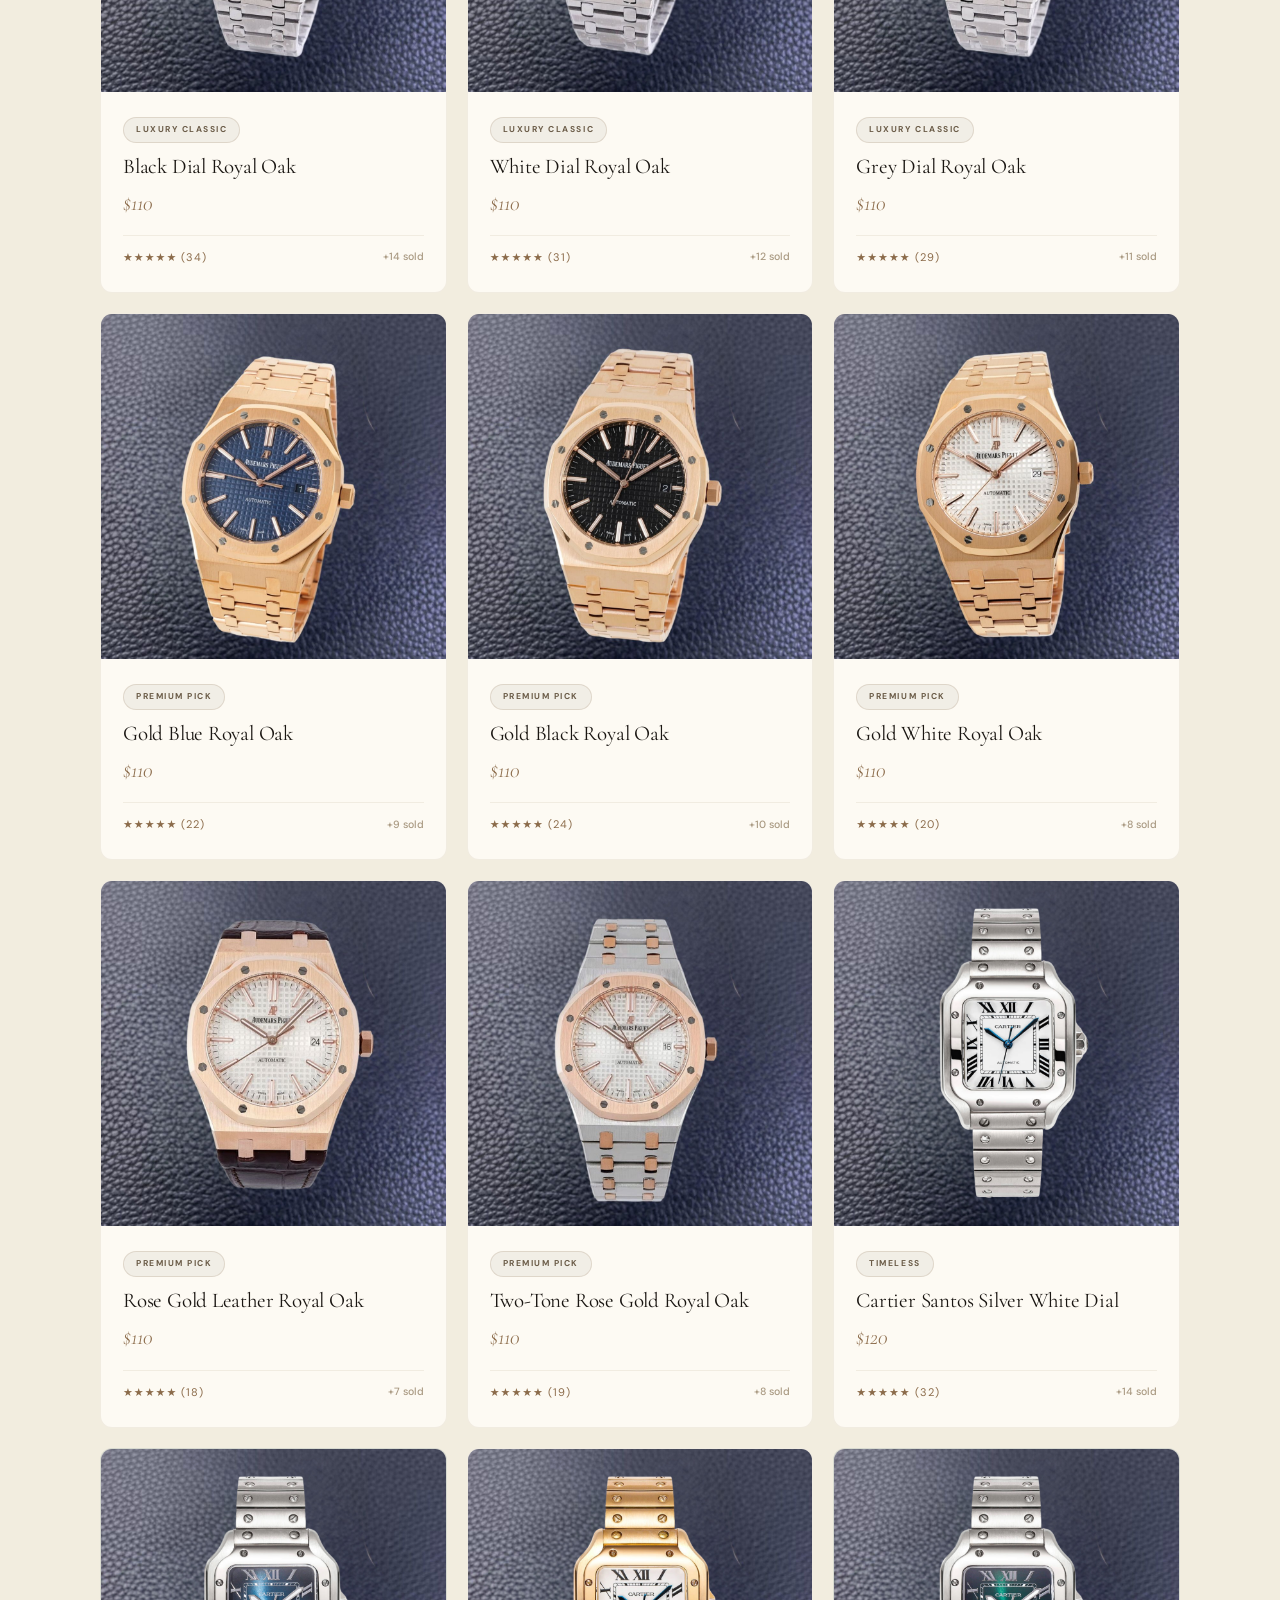
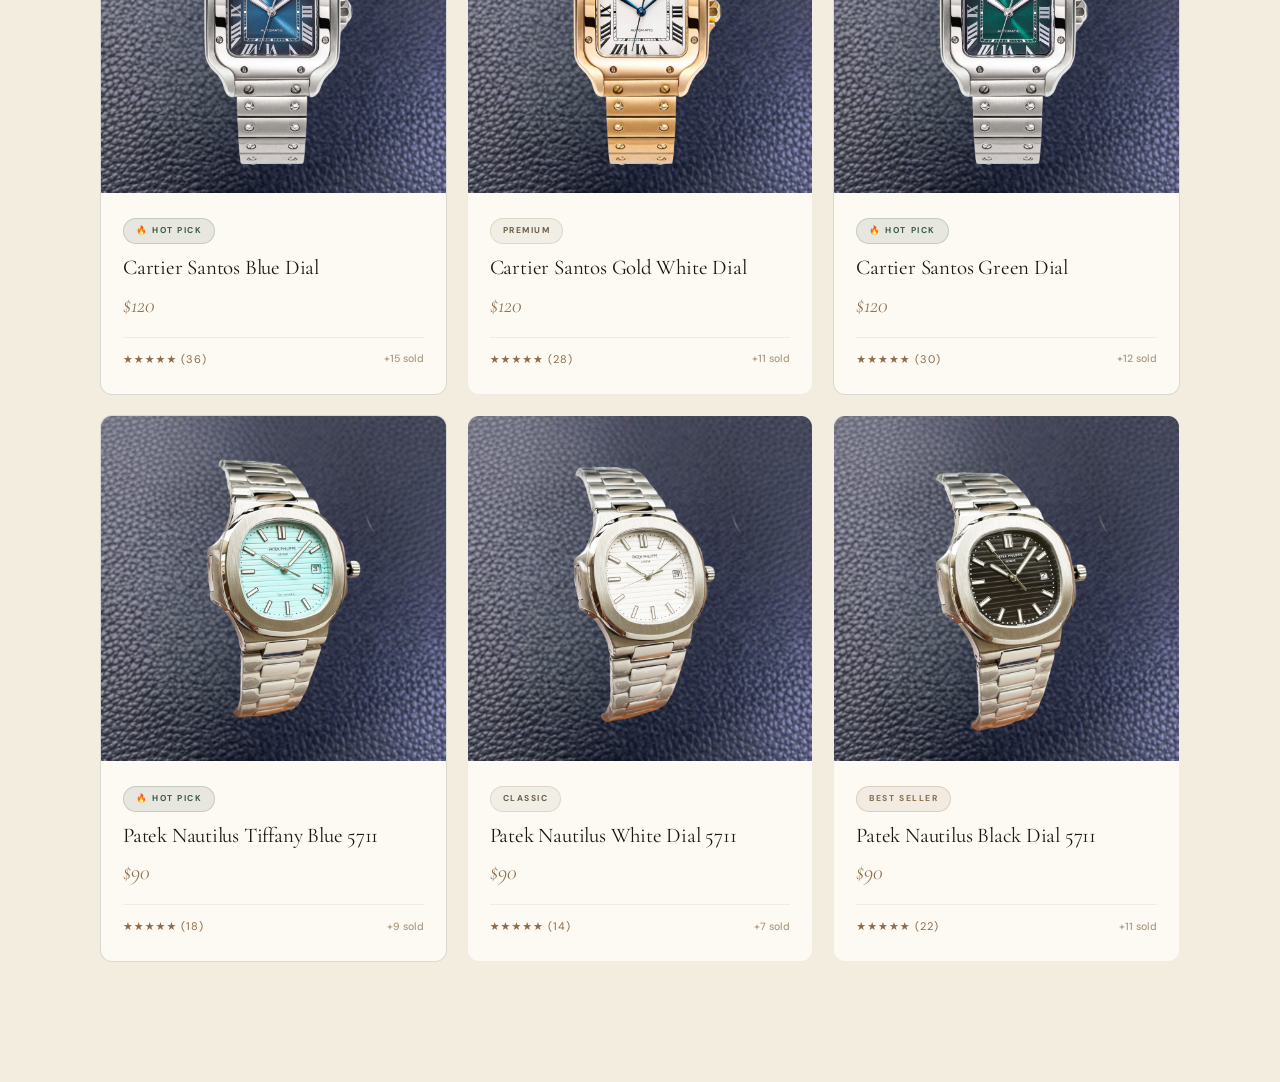
<file: products.html>
<!DOCTYPE html>
<html lang="en">
<head>
  <meta charset="UTF-8">
  <title>All Watches — Elite Time</title>
  <meta name="viewport" content="width=device-width, initial-scale=1.0">
  <meta name="description" content="Browse the full Elite Time watch collection. Premium timepieces for every style.">
  <link rel="stylesheet" href="style.css">
  <link rel="stylesheet" href="https://cdnjs.cloudflare.com/ajax/libs/font-awesome/6.5.0/css/all.min.css">
</head>
<body>

<div class="orb-field">
  <div class="orb orb-1"></div>
  <div class="orb orb-2"></div>
  <div class="orb orb-3"></div>
</div>

<div class="cursor-dot" id="cursorDot"></div>
<div class="cursor-ring" id="cursorRing"></div>

<div class="mobile-menu-overlay" id="mobileMenuOverlay"></div>

<div class="mobile-menu-drawer" id="mobileMenuDrawer">
  <div class="mobile-menu-header">
    <span class="logo-name">Elite Time</span>
    <button class="mobile-menu-close" id="mobileMenuClose" aria-label="Close menu">
      <i class="fa-solid fa-xmark"></i>
    </button>
  </div>
  <nav class="mobile-menu-nav">
    <a href="index.html" class="mobile-nav-link">Home</a>
    <a href="index.html#shop" class="mobile-nav-link">Best Sellers</a>
    <a href="products.html" class="mobile-nav-link active">All Watches</a>
    <a href="support.html" class="mobile-nav-link">Support</a>
    <a href="cart.html" class="mobile-nav-link">Cart</a>
  </nav>
</div>

<header class="navbar" id="navbar">
  <a href="index.html" class="logo">
    <img src="logo.jpeg" alt="Elite Time">
    <div class="logo-text">
      <span class="logo-name">Elite Time</span>
      <span class="logo-tagline">Luxury Timepieces</span>
    </div>
  </a>
  <nav class="nav-center">
    <a href="index.html" class="nav-link">Home</a>
    <a href="index.html#shop" class="nav-link">Best Sellers</a>
    <a href="support.html" class="nav-link">Support</a>
  </nav>
  <div class="nav-actions">
    <button class="nav-icon-btn theme-toggle" id="themeToggle" aria-label="Toggle theme">
      <i class="fa-solid fa-sun sun"></i>
      <i class="fa-solid fa-moon moon"></i>
    </button>
    <a href="cart.html" class="nav-icon-btn cart-btn" aria-label="Cart">
      <i class="fa-solid fa-bag-shopping"></i>
      <span class="cart-count"></span>
    </a>
    <button class="nav-icon-btn mobile-menu-toggle" id="mobileMenuToggle" aria-label="Open menu" aria-expanded="false">
      <i class="fa-solid fa-bars"></i>
    </button>
  </div>
</header>

<section class="products-hero">
  <div class="section-eyebrow">The Collection</div>
  <h1 class="section-title">All <em>Timepieces</em></h1>
  <p class="section-sub" style="margin-top:14px;">Every watch curated for its design, feel, and everyday elegance. Find your signature piece.</p>
</section>

<section class="products-page-section">
  <div class="products-filter-row">
    <button class="filter-btn active" data-filter="all">All Styles</button>
    <button class="filter-btn" data-filter="diver">Divers</button>
    <button class="filter-btn" data-filter="traveler">Travelers</button>
    <button class="filter-btn" data-filter="classic">Classics</button>
    <button class="filter-btn" data-filter="royal_oak">Royal Oak</button>
    <button class="filter-btn" data-filter="cartier">Cartier</button>
    <button class="filter-btn" data-filter="patek">Patek</button>
    <button class="filter-btn" data-filter="moissanite">Moissanite</button>
  </div>

  <div class="all-products-grid" id="allProductsGrid"></div>
</section>

<script src="script.js"></script>
</body>
</html>
</file>
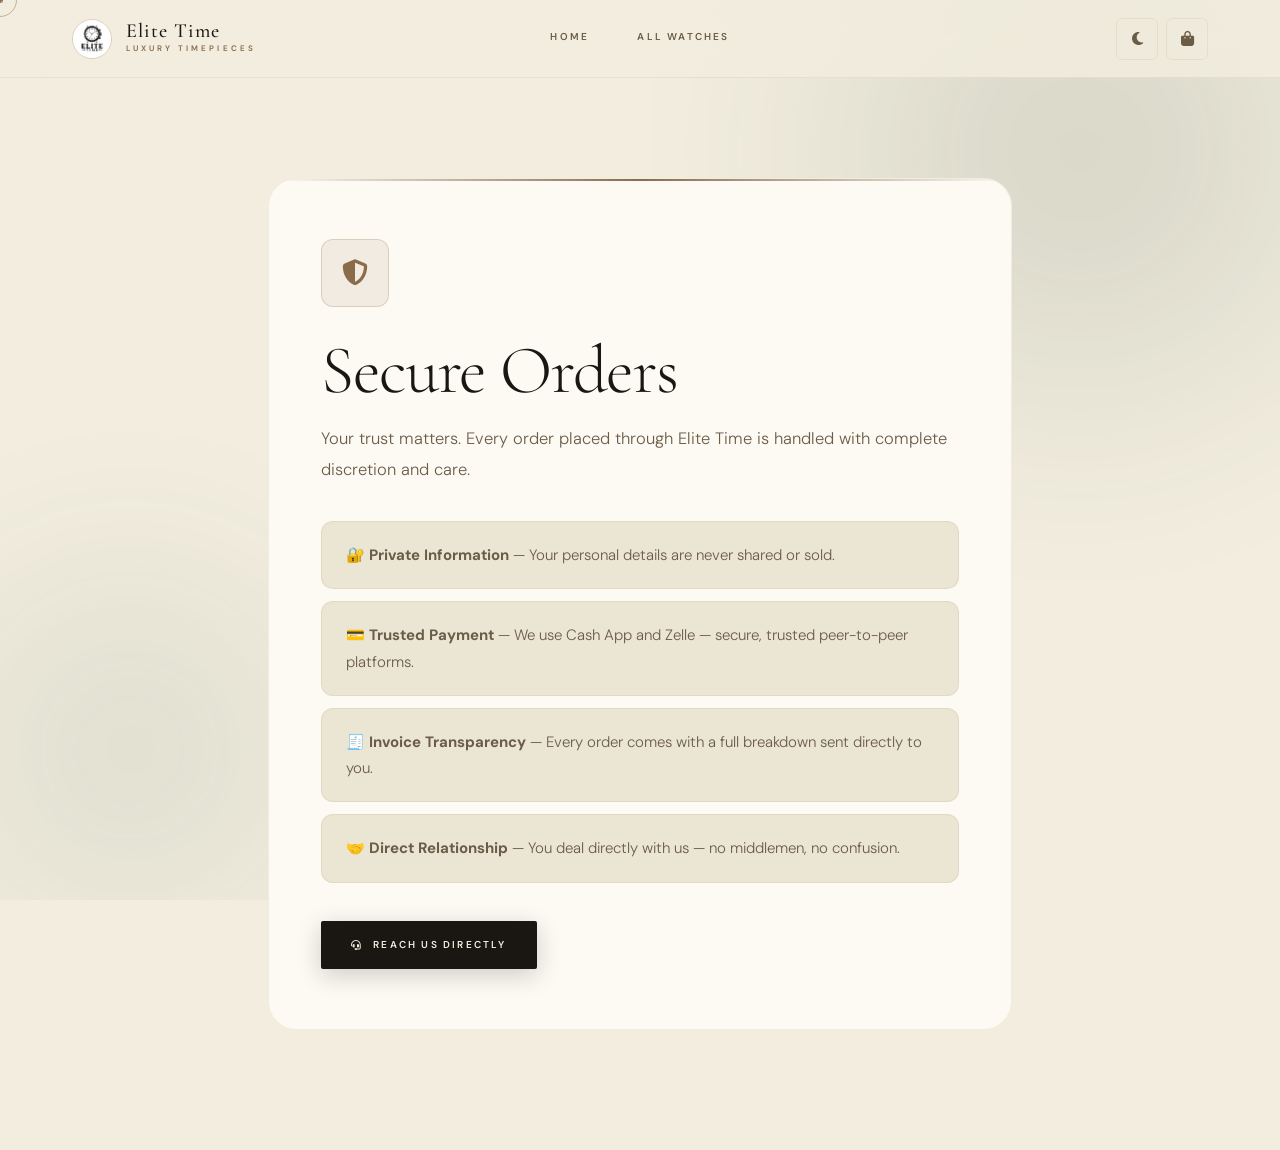
<file: secure.html>
<!DOCTYPE html>
<html lang="en">
<head>
  <meta charset="UTF-8">
  <title>Secure Orders — Elite Time</title>
  <meta name="viewport" content="width=device-width, initial-scale=1.0">
  <link rel="stylesheet" href="style.css">
  <link rel="stylesheet" href="https://cdnjs.cloudflare.com/ajax/libs/font-awesome/6.5.0/css/all.min.css">
</head>
<body>

<div class="orb-field">
  <div class="orb orb-1"></div>
  <div class="orb orb-2"></div>
  <div class="orb orb-3"></div>
</div>

<div class="cursor-dot" id="cursorDot"></div>
<div class="cursor-ring" id="cursorRing"></div>

<header class="navbar" id="navbar">
  <a href="index.html" class="logo">
    <img src="logo.jpeg" alt="Elite Time">
    <div class="logo-text"><span class="logo-name">Elite Time</span><span class="logo-tagline">Luxury Timepieces</span></div>
  </a>
  <nav class="nav-center">
    <a href="index.html" class="nav-link">Home</a>
    <a href="products.html" class="nav-link">All Watches</a>
  </nav>
  <div class="nav-actions">
    <button class="nav-icon-btn theme-toggle" id="themeToggle"><i class="fa-solid fa-sun sun"></i><i class="fa-solid fa-moon moon"></i></button>
    <a href="cart.html" class="nav-icon-btn cart-btn"><i class="fa-solid fa-bag-shopping"></i><span class="cart-count"></span></a>
  </div>
</header>

<div class="info-page">
  <div class="info-card">
    <div class="info-icon-wrap"><i class="fa-solid fa-shield-halved"></i></div>
    <h1>Secure Orders</h1>
    <p class="info-subtext">Your trust matters. Every order placed through Elite Time is handled with complete discretion and care.</p>
    <div class="info-list">
      <div class="info-list-item">🔐 <strong>Private Information</strong> — Your personal details are never shared or sold.</div>
      <div class="info-list-item">💳 <strong>Trusted Payment</strong> — We use Cash App and Zelle — secure, trusted peer-to-peer platforms.</div>
      <div class="info-list-item">🧾 <strong>Invoice Transparency</strong> — Every order comes with a full breakdown sent directly to you.</div>
      <div class="info-list-item">🤝 <strong>Direct Relationship</strong> — You deal directly with us — no middlemen, no confusion.</div>
    </div>
    <div class="info-actions">
      <a href="support.html" class="gold-contact-btn"><i class="fa-solid fa-headset"></i> Reach Us Directly</a>
    </div>
  </div>
</div>

<script src="script.js"></script>
</body>
</html>
</file>
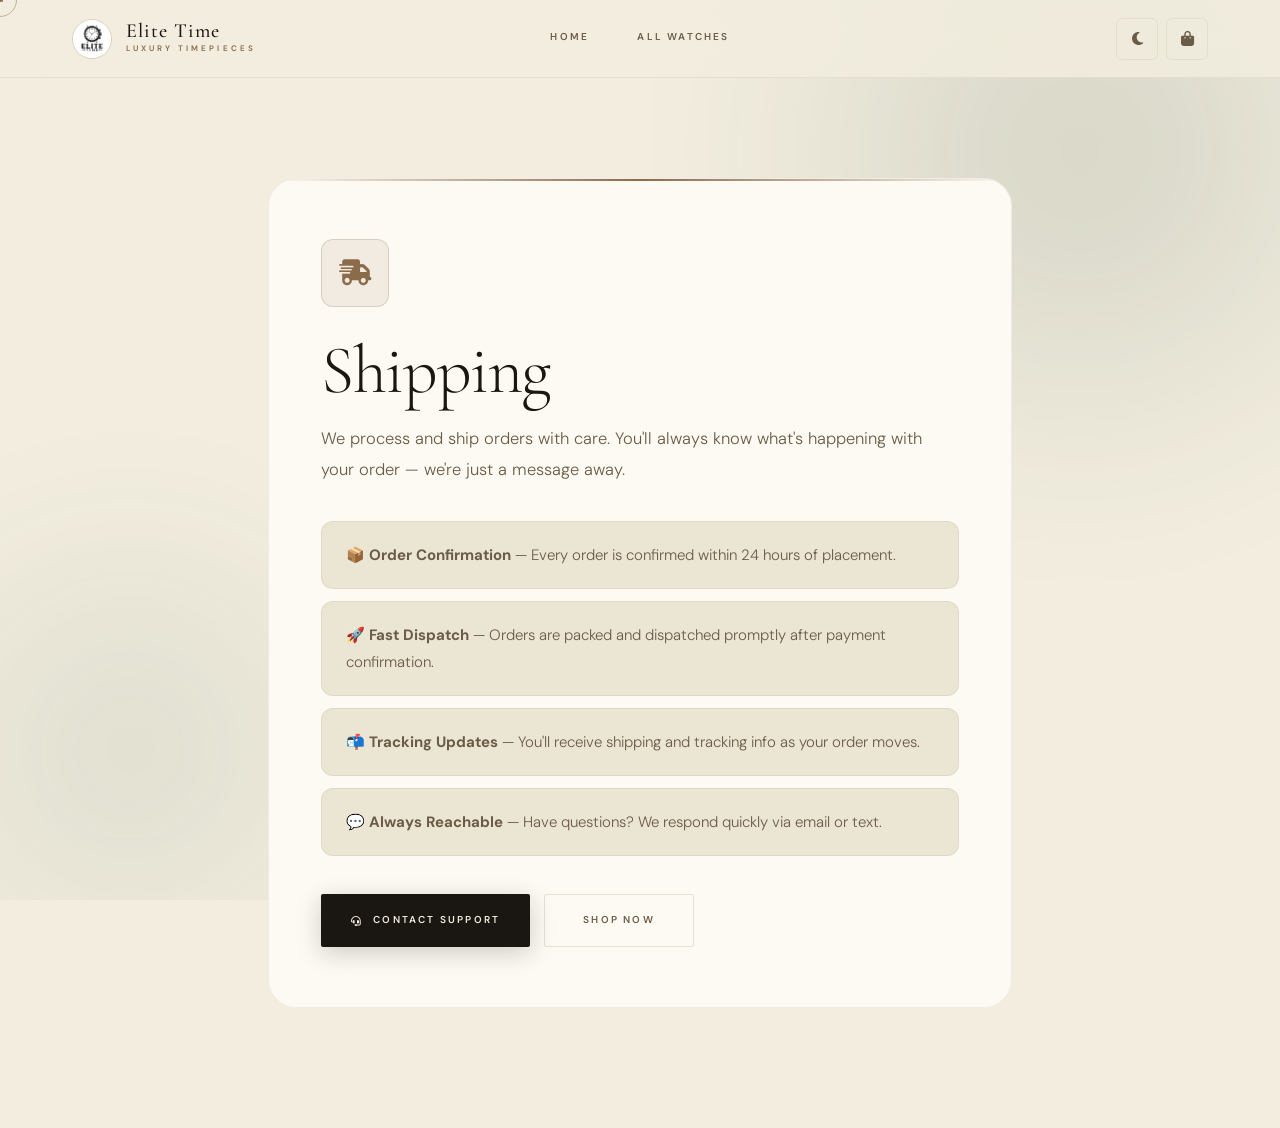
<file: shipping.html>
<!DOCTYPE html>
<html lang="en">
<head>
  <meta charset="UTF-8">
  <title>Shipping — Elite Time</title>
  <meta name="viewport" content="width=device-width, initial-scale=1.0">
  <link rel="stylesheet" href="style.css">
  <link rel="stylesheet" href="https://cdnjs.cloudflare.com/ajax/libs/font-awesome/6.5.0/css/all.min.css">
</head>
<body>

<div class="orb-field">
  <div class="orb orb-1"></div>
  <div class="orb orb-2"></div>
  <div class="orb orb-3"></div>
</div>

<div class="cursor-dot" id="cursorDot"></div>
<div class="cursor-ring" id="cursorRing"></div>

<header class="navbar" id="navbar">
  <a href="index.html" class="logo">
    <img src="logo.jpeg" alt="Elite Time">
    <div class="logo-text"><span class="logo-name">Elite Time</span><span class="logo-tagline">Luxury Timepieces</span></div>
  </a>
  <nav class="nav-center">
    <a href="index.html" class="nav-link">Home</a>
    <a href="products.html" class="nav-link">All Watches</a>
  </nav>
  <div class="nav-actions">
    <button class="nav-icon-btn theme-toggle" id="themeToggle"><i class="fa-solid fa-sun sun"></i><i class="fa-solid fa-moon moon"></i></button>
    <a href="cart.html" class="nav-icon-btn cart-btn"><i class="fa-solid fa-bag-shopping"></i><span class="cart-count"></span></a>
  </div>
</header>

<div class="info-page">
  <div class="info-card">
    <div class="info-icon-wrap"><i class="fa-solid fa-truck-fast"></i></div>
    <h1>Shipping</h1>
    <p class="info-subtext">We process and ship orders with care. You'll always know what's happening with your order — we're just a message away.</p>
    <div class="info-list">
      <div class="info-list-item">📦 <strong>Order Confirmation</strong> — Every order is confirmed within 24 hours of placement.</div>
      <div class="info-list-item">🚀 <strong>Fast Dispatch</strong> — Orders are packed and dispatched promptly after payment confirmation.</div>
      <div class="info-list-item">📬 <strong>Tracking Updates</strong> — You'll receive shipping and tracking info as your order moves.</div>
      <div class="info-list-item">💬 <strong>Always Reachable</strong> — Have questions? We respond quickly via email or text.</div>
    </div>
    <div class="info-actions">
      <a href="support.html" class="gold-contact-btn"><i class="fa-solid fa-headset"></i> Contact Support</a>
      <a href="products.html" class="btn-ghost">Shop Now</a>
    </div>
  </div>
</div>

<script src="script.js"></script>
</body>
</html>
</file>
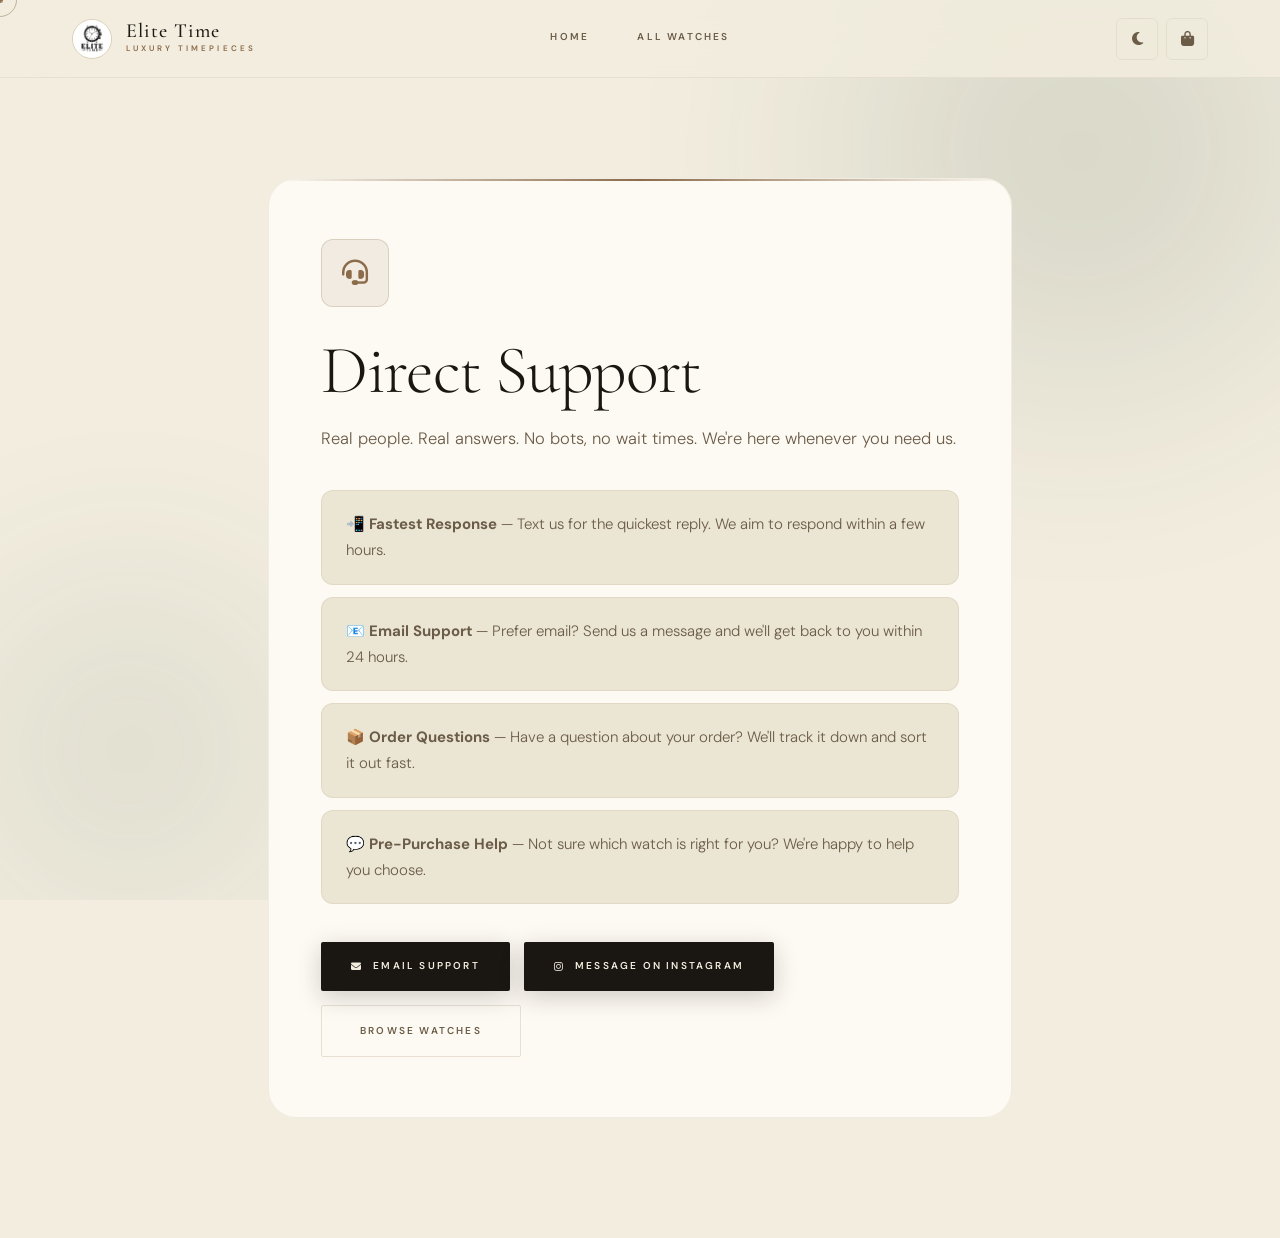
<file: support.html>
<!DOCTYPE html>
<html lang="en">
<head>
  <meta charset="UTF-8">
  <title>Support — Elite Time</title>
  <meta name="viewport" content="width=device-width, initial-scale=1.0">
  <link rel="stylesheet" href="style.css">
  <link rel="stylesheet" href="https://cdnjs.cloudflare.com/ajax/libs/font-awesome/6.5.0/css/all.min.css">
</head>
<body>

<div class="orb-field">
  <div class="orb orb-1"></div>
  <div class="orb orb-2"></div>
  <div class="orb orb-3"></div>
</div>

<div class="cursor-dot" id="cursorDot"></div>
<div class="cursor-ring" id="cursorRing"></div>

<header class="navbar" id="navbar">
  <a href="index.html" class="logo">
    <img src="logo.jpeg" alt="Elite Time">
    <div class="logo-text"><span class="logo-name">Elite Time</span><span class="logo-tagline">Luxury Timepieces</span></div>
  </a>
  <nav class="nav-center">
    <a href="index.html" class="nav-link">Home</a>
    <a href="products.html" class="nav-link">All Watches</a>
  </nav>
  <div class="nav-actions">
    <button class="nav-icon-btn theme-toggle" id="themeToggle"><i class="fa-solid fa-sun sun"></i><i class="fa-solid fa-moon moon"></i></button>
    <a href="cart.html" class="nav-icon-btn cart-btn"><i class="fa-solid fa-bag-shopping"></i><span class="cart-count"></span></a>
  </div>
</header>

<div class="info-page">
  <div class="info-card">
    <div class="info-icon-wrap"><i class="fa-solid fa-headset"></i></div>
    <h1>Direct Support</h1>
    <p class="info-subtext">Real people. Real answers. No bots, no wait times. We're here whenever you need us.</p>
    <div class="info-list">
      <div class="info-list-item">📲 <strong>Fastest Response</strong> — Text us for the quickest reply. We aim to respond within a few hours.</div>
      <div class="info-list-item">📧 <strong>Email Support</strong> — Prefer email? Send us a message and we'll get back to you within 24 hours.</div>
      <div class="info-list-item">📦 <strong>Order Questions</strong> — Have a question about your order? We'll track it down and sort it out fast.</div>
      <div class="info-list-item">💬 <strong>Pre-Purchase Help</strong> — Not sure which watch is right for you? We're happy to help you choose.</div>
    </div>
    <div class="info-actions">

  <!-- EMAIL BUTTON (AUTO FILLED) -->
  <a href="mailto:Natemathew07@gmail.com?subject=Support Request - Elite Time&body=Hey Elite Time,%0D%0A%0D%0AName:%0D%0AQuestion:%0D%0A%0D%0AThanks."
   class="gold-contact-btn">
  <i class="fa-solid fa-envelope"></i> Email Support
</a>

  <!-- INSTAGRAM DIRECT SUPPORT -->
  <a href="https://instagram.com/Skidz7722" target="_blank" class="gold-contact-btn">
    <i class="fa-brands fa-instagram"></i> Message on Instagram
  </a>

  <!-- KEEP THIS -->
  <a href="products.html" class="btn-ghost">Browse Watches</a>

</div>
  </div>
</div>

<script src="script.js"></script>
</body>
</html>
</file>
<file: style.css>
/* =============================================
   ELITE TIME — BOTANICAL LUXURY REDESIGN
   Cormorant Garamond × DM Sans
   Cream · Bark · Forest · Ink
   ============================================= */

@import url('https://fonts.googleapis.com/css2?family=Cormorant+Garamond:ital,wght@0,300;0,400;0,500;0,600;1,300;1,400;1,500&family=DM+Sans:wght@300;400;500;600&display=swap');

/* ============================================
   DESIGN TOKENS
   ============================================ */
:root {
  /* Palette */
  --cream:       #F2EDDF;
  --cream-2:     #EBE5D3;
  --cream-3:     #E0D9C6;
  --parchment:   #D5CCAF;
  --bark:        #8B6B4A;
  --bark-dark:   #5C3F22;
  --bark-light:  #C4A47C;
  --bark-dim:    rgba(139,107,74,0.10);
  --bark-glow:   rgba(139,107,74,0.16);
  --bark-border: rgba(139,107,74,0.22);
  --bark-border-strong: rgba(139,107,74,0.40);
  --ink:         #1A1612;
  --ink-2:       #2C2319;
  --ink-soft:    #3D3028;
  --forest:      #2D4A35;
  --forest-2:    #3A5C44;
  --forest-dim:  rgba(45,74,53,0.08);
  --forest-border: rgba(45,74,53,0.18);
  --text:        #1A1612;
  --text-muted:  #6B5C48;
  --text-dim:    #A89880;
  --text-xdim:   #CCC0A8;
  --bg:          var(--cream);
  --bg-2:        var(--cream-2);
  --bg-card:     #FDFAF3;
  --bg-elevated: var(--cream-3);
  --border:      rgba(139,107,74,0.10);
  --border-mid:  rgba(139,107,74,0.18);

  /* Fonts */
  --font-display: 'Cormorant Garamond', 'Times New Roman', Georgia, serif;
  --font-body:    'DM Sans', system-ui, -apple-system, sans-serif;

  /* Radius */
  --r-xs:   2px;
  --r-sm:   6px;
  --r-md:   12px;
  --r-lg:   20px;
  --r-xl:   28px;
  --r-full: 999px;

  /* Shadows */
  --shadow-sm:   0 2px 12px rgba(26,22,18,0.06);
  --shadow-md:   0 8px 36px rgba(26,22,18,0.10);
  --shadow-lg:   0 22px 72px rgba(26,22,18,0.14);
  --shadow-bark: 0 16px 54px rgba(139,107,74,0.18);
  --shadow-bark-sm: 0 6px 24px rgba(139,107,74,0.20);

  /* Motion */
  --ease:        cubic-bezier(0.4, 0, 0.2, 1);
  --ease-out:    cubic-bezier(0, 0, 0.2, 1);
  --ease-spring: cubic-bezier(0.34, 1.56, 0.64, 1);
  --ease-expo:   cubic-bezier(0.87, 0, 0.13, 1);
  --dur-fast:    0.18s;
  --dur-mid:     0.32s;
  --dur-slow:    0.56s;
}

/* Dark mode */
body.dark-mode {
  --cream:       #12100D;
  --cream-2:     #181410;
  --cream-3:     #1E1A15;
  --parchment:   #2A2318;
  --bg:          #12100D;
  --bg-2:        #181410;
  --bg-card:     #1C1710;
  --bg-elevated: #222018;
  --text:        #F0EADC;
  --text-muted:  #9C8E78;
  --text-dim:    #5C5244;
  --text-xdim:   #3A3228;
  --border:      rgba(196,164,124,0.06);
  --border-mid:  rgba(196,164,124,0.12);
  --bark:        #C4A47C;
  --bark-dark:   #E0C898;
  --bark-light:  #A07848;
  --bark-dim:    rgba(196,164,124,0.08);
  --bark-glow:   rgba(196,164,124,0.12);
  --bark-border: rgba(196,164,124,0.20);
  --bark-border-strong: rgba(196,164,124,0.36);
  --forest:      #3A6648;
  --forest-2:    #4A7858;
  --forest-dim:  rgba(58,102,72,0.10);
  --forest-border: rgba(58,102,72,0.22);
  --shadow-sm:   0 2px 12px rgba(0,0,0,0.3);
  --shadow-md:   0 8px 36px rgba(0,0,0,0.45);
  --shadow-lg:   0 22px 72px rgba(0,0,0,0.60);
  --shadow-bark: 0 16px 54px rgba(196,164,124,0.12);
  --shadow-bark-sm: 0 6px 24px rgba(196,164,124,0.14);
}

/* ============================================
   RESET & BASE
   ============================================ */
*, *::before, *::after { box-sizing: border-box; margin: 0; padding: 0; }
html { scroll-behavior: smooth; -webkit-font-smoothing: antialiased; -moz-osx-font-smoothing: grayscale; }

::-webkit-scrollbar { width: 3px; }
::-webkit-scrollbar-track { background: var(--cream-2); }
::-webkit-scrollbar-thumb { background: var(--bark-light); border-radius: 2px; }
::-webkit-scrollbar-thumb:hover { background: var(--bark); }

body {
  font-family: var(--font-body);
  background: var(--bg);
  color: var(--text);
  line-height: 1.65;
  overflow-x: hidden;
  transition: background var(--dur-slow) var(--ease), color var(--dur-slow) var(--ease);
  cursor: none;
}

@media (hover: none) {
  body { cursor: auto; }
  .cursor-dot, .cursor-ring { display: none !important; }
}

a { text-decoration: none; color: inherit; }
img { display: block; max-width: 100%; }
h1, h2, h3, h4 { font-family: var(--font-display); font-weight: 400; line-height: 1.06; }

/* ============================================
   BOTANICAL BLUR ORBS (greenery background)
   ============================================ */
.orb-field {
  position: fixed;
  inset: 0;
  pointer-events: none;
  z-index: 0;
  overflow: hidden;
}
.orb {
  position: absolute;
  border-radius: 50%;
  filter: blur(90px);
  opacity: 0.28;
  transition: opacity 1s var(--ease);
}
body.dark-mode .orb { opacity: 0.18; }
.orb-1 {
  width: 700px; height: 700px;
  background: radial-gradient(circle, rgba(45,74,53,0.6) 0%, rgba(45,74,53,0.1) 60%, transparent 80%);
  top: -200px; right: -150px;
  animation: orbDrift1 22s ease-in-out infinite alternate;
}
.orb-2 {
  width: 500px; height: 500px;
  background: radial-gradient(circle, rgba(58,92,68,0.5) 0%, transparent 70%);
  bottom: -100px; left: -120px;
  animation: orbDrift2 28s ease-in-out infinite alternate;
}
.orb-3 {
  width: 350px; height: 350px;
  background: radial-gradient(circle, rgba(45,74,53,0.35) 0%, transparent 70%);
  top: 40%; left: 30%;
  animation: orbDrift3 34s ease-in-out infinite alternate;
}
@keyframes orbDrift1 { 0%{transform:translate(0,0) scale(1);} 100%{transform:translate(-60px,80px) scale(1.12);} }
@keyframes orbDrift2 { 0%{transform:translate(0,0) scale(1);} 100%{transform:translate(50px,-70px) scale(1.08);} }
@keyframes orbDrift3 { 0%{transform:translate(0,0) scale(1);} 50%{transform:translate(-40px,30px) scale(1.05);} 100%{transform:translate(40px,-40px) scale(0.95);} }

/* All page content must be above orbs */
body > *:not(.orb-field):not(.cursor-dot):not(.cursor-ring) { position: relative; z-index: 1; }

/* ============================================
   CURSOR
   ============================================ */
.cursor-dot {
  position: fixed;
  width: 5px; height: 5px;
  background: var(--bark);
  border-radius: 50%;
  pointer-events: none;
  z-index: 100001;
  transform: translate(-50%, -50%);
  transition: opacity var(--dur-fast), width 0.2s var(--ease-spring), height 0.2s var(--ease-spring);
  will-change: left, top;
}
.cursor-ring {
  position: fixed;
  width: 34px; height: 34px;
  border: 1px solid rgba(139,107,74,0.45);
  border-radius: 50%;
  pointer-events: none;
  z-index: 100000;
  transform: translate(-50%, -50%);
  transition: width var(--dur-mid) var(--ease-spring), height var(--dur-mid) var(--ease-spring),
              border-color var(--dur-mid), opacity var(--dur-fast), left 0.07s linear, top 0.07s linear;
  will-change: left, top;
}
.cursor-ring.hover { width: 52px; height: 52px; border-color: rgba(139,107,74,0.7); background: rgba(139,107,74,0.03); }
.cursor-ring.clicking { width: 26px; height: 26px; border-color: var(--bark); }

/* ============================================
   SCROLL REVEAL
   ============================================ */
.reveal {
  opacity: 0; transform: translateY(32px);
  transition: opacity 0.75s var(--ease-out), transform 0.75s var(--ease-out);
}
.reveal.visible { opacity: 1; transform: translateY(0); }
.reveal-left { opacity: 0; transform: translateX(-28px); transition: opacity 0.75s var(--ease-out), transform 0.75s var(--ease-out); }
.reveal-left.visible { opacity: 1; transform: translateX(0); }
.reveal-scale { opacity: 0; transform: scale(0.94); transition: opacity 0.75s var(--ease-out), transform 0.75s var(--ease-out); }
.reveal-scale.visible { opacity: 1; transform: scale(1); }
.reveal-delay-1 { transition-delay: 0.10s; }
.reveal-delay-2 { transition-delay: 0.20s; }
.reveal-delay-3 { transition-delay: 0.32s; }
.reveal-delay-4 { transition-delay: 0.44s; }
.reveal-delay-5 { transition-delay: 0.56s; }

/* ============================================
   NAVBAR
   ============================================ */
.navbar {
  position: sticky; top: 0; z-index: 1000;
  display: flex; align-items: center; justify-content: space-between;
  padding: 0 72px; height: 78px;
  background: rgba(242,237,223,0.86);
  backdrop-filter: blur(28px) saturate(160%);
  -webkit-backdrop-filter: blur(28px) saturate(160%);
  border-bottom: 1px solid var(--border);
  transition: height var(--dur-mid) var(--ease), background var(--dur-slow) var(--ease);
}
body.dark-mode .navbar { background: rgba(18,16,13,0.88); }
.navbar.scrolled { height: 62px; border-bottom-color: var(--border-mid); }

.logo { display: flex; align-items: center; gap: 14px; flex-shrink: 0; }
.logo img {
  height: 40px; width: 40px; border-radius: 50%; object-fit: cover;
  border: 1.5px solid var(--bark-border);
  transition: border-color var(--dur-mid), transform var(--dur-mid) var(--ease-spring);
}
.logo:hover img { border-color: var(--bark); transform: rotate(6deg) scale(1.04); }
.logo-text { display: flex; flex-direction: column; gap: 1px; }
.logo-name { font-family: var(--font-display); font-size: 20px; font-weight: 500; letter-spacing: 0.06em; color: var(--text); line-height: 1; }
.logo-tagline { font-size: 8px; letter-spacing: 0.38em; text-transform: uppercase; color: var(--bark); font-weight: 600; font-family: var(--font-body); }

.nav-center { display: flex; gap: 48px; position: absolute; left: 50%; transform: translateX(-50%); }
.nav-link {
  font-size: 10px; letter-spacing: 0.22em; text-transform: uppercase; font-weight: 600;
  color: var(--text-muted); transition: color var(--dur-fast);
  position: relative; padding-bottom: 3px;
}
.nav-link::after {
  content: ''; position: absolute; bottom: -2px; left: 50%; right: 50%;
  height: 1px; background: var(--bark);
  transition: left var(--dur-mid) var(--ease-out), right var(--dur-mid) var(--ease-out);
}
.nav-link:hover { color: var(--ink); }
.nav-link:hover::after { left: 0; right: 0; }

.nav-actions { display: flex; align-items: center; gap: 8px; }

.nav-icon-btn {
  position: relative;
  display: inline-flex; align-items: center; justify-content: center;
  width: 42px; height: 42px; border-radius: var(--r-sm);
  border: 1px solid var(--border); background: transparent;
  color: var(--text-muted); font-size: 15px; cursor: none;
  transition: color var(--dur-fast), border-color var(--dur-fast), background var(--dur-fast), transform var(--dur-fast) var(--ease-spring);
}
.nav-icon-btn:hover { color: var(--bark); border-color: var(--bark-border); background: var(--bark-dim); transform: translateY(-2px); }

.cart-count {
  position: absolute; top: -7px; right: -7px;
  min-width: 18px; height: 18px;
  background: var(--bark); color: var(--cream);
  font-size: 9px; font-weight: 700; border-radius: var(--r-full);
  display: none; align-items: center; justify-content: center;
  padding: 0 4px; border: 2px solid var(--bg); font-family: var(--font-body);
}

.theme-toggle .sun { display: none; }
.theme-toggle .moon { display: block; }
body.dark-mode .theme-toggle .sun { display: block; }
body.dark-mode .theme-toggle .moon { display: none; }

/* ============================================
   HERO — ASYMMETRIC FULL-BLEED
   ============================================ */
.hero {
  display: grid;
  grid-template-columns: 55% 45%;
  min-height: calc(100vh - 78px);
  overflow: hidden;
}

.hero-left {
  display: flex; flex-direction: column; justify-content: center;
  padding: 100px 80px 100px 100px;
  background: transparent; position: relative; z-index: 2;
}

.hero-eyebrow {
  display: inline-flex; align-items: center; gap: 14px;
  font-size: 9px; letter-spacing: 0.42em; text-transform: uppercase;
  color: var(--bark); font-weight: 700; margin-bottom: 40px; font-family: var(--font-body);
}
.hero-eyebrow::before { content: ''; width: 36px; height: 1px; background: linear-gradient(90deg, var(--bark), transparent); }

.hero-heading {
  font-family: var(--font-display);
  font-size: clamp(72px, 7vw, 118px);
  font-weight: 300; line-height: 0.90;
  letter-spacing: -0.03em; color: var(--text); margin-bottom: 40px;
}
.hero-heading em { font-style: italic; color: var(--bark); display: block; }

.hero-sub { font-size: 15.5px; color: var(--text-muted); line-height: 1.88; max-width: 400px; font-weight: 300; margin-bottom: 56px; }

.hero-ctas { display: flex; gap: 14px; align-items: center; flex-wrap: wrap; margin-bottom: 68px; }

.hero-stats { display: flex; gap: 48px; padding-top: 44px; border-top: 1px solid var(--border); }
.hero-stat-num { display: block; font-family: var(--font-display); font-size: 44px; font-weight: 300; font-style: italic; color: var(--bark); line-height: 1; margin-bottom: 4px; }
.hero-stat-label { font-size: 9px; letter-spacing: 0.24em; text-transform: uppercase; color: var(--text-muted); font-weight: 600; }

.hero-right {
  position: relative; overflow: hidden;
  background: var(--forest);
}
.hero-img-frame { position: absolute; inset: 0; }
.hero-img-frame img {
  width: 100%; height: 100%; object-fit: cover; object-position: center;
  transform: scale(1.06); transition: transform 12s var(--ease); mix-blend-mode: multiply; opacity: 0.88;
}
body.dark-mode .hero-img-frame img { mix-blend-mode: normal; opacity: 0.75; }
.hero:hover .hero-img-frame img { transform: scale(1.10); }

.hero-right::before {
  content: ''; position: absolute; inset: 0;
  background: linear-gradient(100deg, var(--cream) 0%, transparent 28%);
  z-index: 2; pointer-events: none;
}
body.dark-mode .hero-right::before { background: linear-gradient(100deg, var(--bg) 0%, transparent 28%); }
.hero-right::after {
  content: ''; position: absolute; bottom: 0; left: 0; right: 0; height: 35%;
  background: linear-gradient(0deg, var(--forest) 0%, transparent 100%);
  z-index: 2; pointer-events: none; opacity: 0.5;
}

.hero-badge {
  position: absolute; bottom: 44px; right: 44px; z-index: 5;
  background: rgba(242,237,223,0.92); backdrop-filter: blur(20px);
  -webkit-backdrop-filter: blur(20px);
  border: 1px solid var(--bark-border); border-radius: var(--r-md);
  padding: 18px 24px; animation: heroFloat 7s ease-in-out infinite;
}
body.dark-mode .hero-badge { background: rgba(18,16,13,0.92); }
.hero-badge-label { font-size: 8px; letter-spacing: 0.32em; text-transform: uppercase; color: var(--bark); font-weight: 700; margin-bottom: 6px; font-family: var(--font-body); }
.hero-badge-value { font-family: var(--font-display); font-size: 19px; color: var(--text); font-weight: 400; font-style: italic; }
@keyframes heroFloat { 0%,100%{transform:translateY(0);} 50%{transform:translateY(-10px);} }

/* ============================================
   BUTTONS
   ============================================ */
.btn-primary {
  display: inline-flex; align-items: center; gap: 10px;
  padding: 17px 38px; border-radius: var(--r-xs);
  background: var(--ink); color: var(--cream);
  font-family: var(--font-body); font-size: 10px; font-weight: 600;
  letter-spacing: 0.22em; text-transform: uppercase; cursor: none; border: none;
  transition: background var(--dur-fast), transform var(--dur-fast) var(--ease-spring), box-shadow var(--dur-fast);
  box-shadow: 0 6px 28px rgba(26,22,18,0.22); position: relative; overflow: hidden;
}
.btn-primary::before {
  content: ''; position: absolute; top: 0; left: -100%;
  width: 100%; height: 100%;
  background: linear-gradient(90deg, transparent, rgba(255,255,255,0.10), transparent);
  transition: left 0.55s var(--ease);
}
.btn-primary:hover::before { left: 100%; }
.btn-primary:hover { background: var(--ink-soft); transform: translateY(-3px); box-shadow: 0 14px 44px rgba(26,22,18,0.30); }
.btn-primary:active { transform: translateY(-1px); }

.btn-ghost {
  display: inline-flex; align-items: center; gap: 10px;
  padding: 17px 38px; border-radius: var(--r-xs);
  background: transparent; color: var(--text-muted);
  font-family: var(--font-body); font-size: 10px; font-weight: 600;
  letter-spacing: 0.22em; text-transform: uppercase; cursor: none;
  border: 1px solid var(--border-mid);
  transition: color var(--dur-fast), border-color var(--dur-fast), background var(--dur-fast), transform var(--dur-fast) var(--ease-spring);
}
.btn-ghost:hover { color: var(--bark); border-color: var(--bark-border); background: var(--bark-dim); transform: translateY(-3px); }

.btn-bark {
  display: inline-flex; align-items: center; gap: 10px;
  padding: 17px 38px; border-radius: var(--r-xs);
  background: var(--bark); color: var(--cream);
  font-family: var(--font-body); font-size: 10px; font-weight: 600;
  letter-spacing: 0.22em; text-transform: uppercase; cursor: none; border: none;
  transition: background var(--dur-fast), transform var(--dur-fast) var(--ease-spring), box-shadow var(--dur-fast);
  box-shadow: var(--shadow-bark-sm); position: relative; overflow: hidden;
}
.btn-bark::before {
  content: ''; position: absolute; top: 0; left: -100%; width: 100%; height: 100%;
  background: linear-gradient(90deg, transparent, rgba(255,255,255,0.16), transparent);
  transition: left 0.55s var(--ease);
}
.btn-bark:hover::before { left: 100%; }
.btn-bark:hover { background: var(--bark-dark); transform: translateY(-3px); box-shadow: 0 14px 44px rgba(139,107,74,0.30); }

/* ============================================
   TICKER
   ============================================ */
.ticker-bar {
  border-top: 1px solid var(--border);
  border-bottom: 1px solid var(--border);
  background: var(--forest); overflow: hidden; position: relative;
}
.ticker-bar::before, .ticker-bar::after {
  content: ''; position: absolute; top: 0; bottom: 0; width: 100px; z-index: 2; pointer-events: none;
}
.ticker-bar::before { left: 0; background: linear-gradient(90deg, var(--forest), transparent); }
.ticker-bar::after { right: 0; background: linear-gradient(-90deg, var(--forest), transparent); }

.ticker-track { display: inline-flex; align-items: center; animation: tickerScroll 38s linear infinite; white-space: nowrap; }
.ticker-track:hover { animation-play-state: paused; }

.ticker-item {
  display: inline-flex; align-items: center; gap: 22px;
  font-size: 9px; letter-spacing: 0.30em; text-transform: uppercase;
  font-weight: 700; color: rgba(242,237,223,0.65);
  padding: 17px 44px; border-right: 1px solid rgba(242,237,223,0.08);
  transition: color var(--dur-fast);
}
.ticker-item:hover { color: var(--cream); }
.ticker-dot { width: 3px; height: 3px; border-radius: 50%; background: var(--bark-light); flex-shrink: 0; }

@keyframes tickerScroll { from{transform:translateX(0);} to{transform:translateX(-50%);} }

/* ============================================
   BRAND STATEMENT
   ============================================ */
.brand-section {
  padding: 150px 100px; text-align: center;
  background: transparent; position: relative; overflow: hidden;
}

.brand-quote {
  font-family: var(--font-display); font-size: clamp(36px, 4.5vw, 72px);
  font-weight: 300; font-style: italic; color: var(--text);
  max-width: 1050px; margin: 0 auto 44px; line-height: 1.16;
  letter-spacing: -0.01em;
}

.bark-rule {
  display: flex; align-items: center; justify-content: center;
  gap: 18px; margin: 44px auto;
}
.bark-rule::before { content: ''; width: 80px; height: 1px; background: linear-gradient(90deg, transparent, var(--bark)); }
.bark-rule::after  { content: ''; width: 80px; height: 1px; background: linear-gradient(-90deg, transparent, var(--bark)); }
.bark-rule-diamond { width: 5px; height: 5px; background: var(--bark); transform: rotate(45deg); flex-shrink: 0; animation: diamondPulse 3s ease-in-out infinite; }
@keyframes diamondPulse { 0%,100%{opacity:1;transform:rotate(45deg) scale(1);} 50%{opacity:0.4;transform:rotate(45deg) scale(0.5);} }

.brand-sub { font-size: 15.5px; color: var(--text-muted); max-width: 560px; margin: 0 auto; font-weight: 300; line-height: 1.92; }

/* ============================================
   SECTION LAYOUT
   ============================================ */
.section { padding: 120px 100px; }
.section-sm { padding: 80px 100px; }
.section-header { margin-bottom: 72px; }

.section-eyebrow {
  display: inline-flex; align-items: center; gap: 14px;
  font-size: 9px; letter-spacing: 0.36em; text-transform: uppercase;
  color: var(--bark); font-weight: 700; margin-bottom: 22px; font-family: var(--font-body);
}
.section-eyebrow::before { content: ''; width: 28px; height: 1px; background: var(--bark); }

.section-title { font-family: var(--font-display); font-size: clamp(48px, 5vw, 80px); font-weight: 300; color: var(--text); line-height: 0.98; letter-spacing: -0.02em; }
.section-title em { font-style: italic; color: var(--bark); }
.section-sub { font-size: 15.5px; color: var(--text-muted); font-weight: 300; margin-top: 20px; max-width: 520px; line-height: 1.88; }

/* ============================================
   PRODUCT CARDS
   ============================================ */
.products-grid { display: grid; grid-template-columns: repeat(auto-fill, minmax(280px, 1fr)); gap: 20px; }

.watch-card {
  position: relative; background: var(--bg-card);
  border: 1px solid var(--border); border-radius: var(--r-md);
  overflow: hidden; display: block; color: inherit; cursor: none;
  transition: border-color var(--dur-mid) var(--ease), transform var(--dur-mid) var(--ease-spring), box-shadow var(--dur-mid);
}
.watch-card::before {
  content: ''; position: absolute; inset: 0;
  background: linear-gradient(135deg, rgba(139,107,74,0.03) 0%, transparent 60%);
  opacity: 0; transition: opacity var(--dur-mid); pointer-events: none; z-index: 1;
}
.watch-card:hover { border-color: var(--bark-border); transform: translateY(-10px); box-shadow: var(--shadow-bark), var(--shadow-md); }
.watch-card:hover::before { opacity: 1; }

.watch-card-img-wrap { position: relative; overflow: hidden; aspect-ratio: 1; background: var(--cream-2); }
.watch-card-img { width: 100%; height: 100%; object-fit: cover; display: block; transition: transform 0.8s var(--ease); }
.watch-card:hover .watch-card-img { transform: scale(1.09); }

.watch-card-overlay {
  position: absolute; inset: 0;
  background: linear-gradient(to top, rgba(45,74,53,0.88) 0%, transparent 55%);
  display: flex; align-items: flex-end; justify-content: center;
  padding-bottom: 26px; opacity: 0; transition: opacity var(--dur-mid);
}
.watch-card:hover .watch-card-overlay { opacity: 1; }

.watch-card-cta { font-size: 9px; letter-spacing: 0.30em; text-transform: uppercase; font-weight: 700; color: var(--cream); font-family: var(--font-body); display: flex; align-items: center; gap: 10px; }
.watch-card-cta::after { content: '→'; transition: transform var(--dur-fast); }
.watch-card:hover .watch-card-cta::after { transform: translateX(5px); }

.watch-card-body { padding: 22px 22px 26px; position: relative; z-index: 2; }

.watch-card-badge {
  display: inline-flex; align-items: center;
  font-size: 8.5px; font-weight: 700; letter-spacing: 0.18em; text-transform: uppercase;
  border-radius: var(--r-full); padding: 5px 12px; margin-bottom: 12px; font-family: var(--font-body);
}
.badge-best  { background: rgba(139,107,74,0.10); color: var(--bark); border: 1px solid var(--bark-border); }
.badge-hot   { background: rgba(45,74,53,0.10); color: var(--forest-2); border: 1px solid var(--forest-border); }
.badge-low   { background: rgba(92,63,34,0.08); color: var(--bark-dark); border: 1px solid rgba(92,63,34,0.18); }
.badge-popular { background: rgba(26,22,18,0.05); color: var(--text-muted); border: 1px solid var(--border-mid); }

.watch-card-name { font-family: var(--font-display); font-size: 21px; font-weight: 400; color: var(--text); margin-bottom: 6px; letter-spacing: -0.01em; line-height: 1.15; }
.watch-card-price { font-family: var(--font-display); font-size: 22px; font-weight: 300; font-style: italic; color: var(--bark); margin-bottom: 14px; }
.watch-card-meta { display: flex; justify-content: space-between; align-items: center; padding-top: 12px; border-top: 1px solid var(--border); }
.watch-card-stars { color: var(--bark); font-size: 11px; letter-spacing: 1px; }
.watch-card-sold { font-size: 10.5px; color: var(--text-dim); font-weight: 500; }

.hot-pick { border-color: var(--forest-border); }
.hot-pick:hover { border-color: rgba(45,74,53,0.35); box-shadow: 0 20px 56px rgba(45,74,53,0.14), var(--shadow-md); }

/* ============================================
   TRUST SECTION
   ============================================ */
.trust-section {
  padding: 120px 100px;
  background: var(--forest);
  border-top: 1px solid rgba(242,237,223,0.06);
  border-bottom: 1px solid rgba(242,237,223,0.06);
  position: relative; overflow: hidden;
}
.trust-section::before {
  content: ''; position: absolute;
  width: 800px; height: 800px; border-radius: 50%;
  background: radial-gradient(circle, rgba(242,237,223,0.04) 0%, transparent 68%);
  top: -200px; right: -200px; pointer-events: none;
}
.trust-section .section-eyebrow { color: var(--bark-light); }
.trust-section .section-eyebrow::before { background: var(--bark-light); }
.trust-section .section-title { color: var(--cream); }
.trust-section .section-title em { color: var(--bark-light); }

.trust-grid { display: grid; grid-template-columns: repeat(4,1fr); gap: 1px; background: rgba(242,237,223,0.06); border: 1px solid rgba(242,237,223,0.06); border-radius: var(--r-lg); overflow: hidden; margin-top: 72px; }

.trust-card {
  background: rgba(45,74,53,0.6); padding: 48px 32px;
  display: block; color: inherit; cursor: none;
  transition: background var(--dur-mid), transform var(--dur-mid) var(--ease-spring);
  position: relative; overflow: hidden;
}
.trust-card::before {
  content: ''; position: absolute; bottom: 0; left: 0; right: 0; height: 2px;
  background: linear-gradient(90deg, transparent, var(--bark-light), transparent);
  transform: scaleX(0); transition: transform var(--dur-slow) var(--ease-out);
}
.trust-card:hover::before { transform: scaleX(1); }
.trust-card:hover { background: rgba(45,74,53,0.85); }

.trust-icon {
  width: 52px; height: 52px; border-radius: var(--r-md);
  background: rgba(242,237,223,0.08); border: 1px solid rgba(242,237,223,0.14);
  display: flex; align-items: center; justify-content: center;
  font-size: 20px; color: var(--bark-light); margin-bottom: 22px;
  transition: background var(--dur-mid), transform var(--dur-mid) var(--ease-spring);
}
.trust-card:hover .trust-icon { background: var(--bark); color: var(--cream); transform: scale(1.08) rotate(-4deg); }

.trust-title { font-family: var(--font-display); font-size: 19px; font-weight: 400; color: var(--cream); margin-bottom: 11px; }
.trust-desc { font-size: 13px; color: rgba(242,237,223,0.60); font-weight: 300; line-height: 1.78; }

/* ============================================
   HOW IT WORKS
   ============================================ */
.steps-section { padding: 120px 100px; background: var(--cream-2); border-top: 1px solid var(--border); }
.steps-grid { display: grid; grid-template-columns: repeat(3,1fr); gap: 24px; margin-top: 72px; }
.step-item {
  background: var(--bg-card); border: 1px solid var(--border);
  border-radius: var(--r-lg); padding: 52px 40px; text-align: center;
  transition: border-color var(--dur-mid), transform var(--dur-mid) var(--ease-spring), box-shadow var(--dur-mid);
  position: relative; overflow: hidden;
}
.step-item:hover { border-color: var(--bark-border); transform: translateY(-6px); box-shadow: var(--shadow-bark); }
.step-item::before {
  content: ''; position: absolute; top: 0; left: 0; right: 0; height: 2px;
  background: linear-gradient(90deg, transparent, var(--bark), transparent);
  transform: scaleX(0); transition: transform var(--dur-slow) var(--ease-out);
}
.step-item:hover::before { transform: scaleX(1); }
.step-number {
  font-family: var(--font-display); font-size: 96px; font-weight: 300; font-style: italic;
  color: var(--bark); opacity: 0.12; line-height: 1; margin-bottom: 22px; display: block;
  transition: opacity var(--dur-mid);
}
.step-item:hover .step-number { opacity: 0.24; }
.step-title { font-family: var(--font-display); font-size: 24px; font-weight: 400; color: var(--text); margin-bottom: 14px; letter-spacing: -0.01em; }
.step-desc { font-size: 14px; color: var(--text-muted); font-weight: 300; line-height: 1.82; }

/* ============================================
   FOOTER
   ============================================ */
footer { background: var(--ink); border-top: 1px solid rgba(242,237,223,0.05); }
.footer-top { display: grid; grid-template-columns: 1.8fr 1fr 1fr; gap: 80px; padding: 88px 100px 72px; border-bottom: 1px solid rgba(242,237,223,0.05); }
.footer-brand .logo-name { font-family: var(--font-display); font-size: 30px; font-weight: 400; display: block; margin-bottom: 18px; color: var(--cream); }
.footer-brand p { font-size: 14px; color: rgba(242,237,223,0.45); line-height: 1.92; max-width: 280px; font-weight: 300; }
.footer-col h4 { font-size: 8px; letter-spacing: 0.38em; text-transform: uppercase; color: var(--bark-light); font-weight: 700; font-family: var(--font-body); margin-bottom: 26px; }
.footer-links { list-style: none; display: flex; flex-direction: column; gap: 14px; }
.footer-links a { font-size: 14px; color: rgba(242,237,223,0.45); font-weight: 300; transition: color var(--dur-fast), padding-left var(--dur-fast); cursor: none; display: inline-block; }
.footer-links a:hover { color: var(--cream); padding-left: 6px; }
.footer-bottom { padding: 24px 100px; display: flex; align-items: center; justify-content: space-between; }
.footer-copy { font-size: 12px; color: rgba(242,237,223,0.25); font-weight: 400; }

/* ============================================
   PRODUCT PAGE
   ============================================ */
.product-layout { display: grid; grid-template-columns: 1.1fr 0.9fr; gap: 80px; align-items: start; padding: 80px 100px 60px; }
.product-gallery-wrap { position: sticky; top: 96px; }
.product-main-img {
  width: 100%; border-radius: var(--r-xl); box-shadow: var(--shadow-lg);
  border: 1px solid var(--border); display: block; object-fit: cover;
  transition: transform var(--dur-slow) var(--ease), box-shadow var(--dur-slow);
}
.product-main-img:hover { transform: scale(1.015); box-shadow: var(--shadow-bark); }
.product-thumbs-row { display: flex; gap: 8px; margin-top: 14px; flex-wrap: wrap; }
.product-thumb {
  width: 76px; height: 76px; object-fit: cover; border-radius: var(--r-sm);
  border: 1px solid var(--border); cursor: none;
  transition: border-color var(--dur-fast), transform var(--dur-fast) var(--ease-spring);
}
.product-thumb:hover { transform: scale(1.06); }
.product-thumb.active-thumb { border-color: var(--bark); box-shadow: 0 0 0 2px var(--bark-dim); }

.product-info { padding-top: 8px; }
.product-eyebrow { font-size: 9px; letter-spacing: 0.36em; text-transform: uppercase; color: var(--bark); font-weight: 700; margin-bottom: 18px; font-family: var(--font-body); display: flex; align-items: center; gap: 12px; }
.product-eyebrow::before { content: ''; width: 24px; height: 1px; background: var(--bark); }
.product-name { font-family: var(--font-display); font-size: clamp(42px, 5vw, 68px); font-weight: 300; color: var(--text); line-height: 0.98; margin-bottom: 20px; letter-spacing: -0.02em; }
.product-rating { display: flex; align-items: center; gap: 10px; margin-bottom: 24px; }
.stars { color: var(--bark); letter-spacing: 2px; font-size: 14px; }
.review-count { font-size: 13px; color: var(--text-muted); }
.product-desc { font-size: 15.5px; color: var(--text-muted); line-height: 1.92; margin-bottom: 26px; font-weight: 300; max-width: 420px; }

.product-stock {
  display: inline-flex; align-items: center; gap: 8px;
  font-size: 10px; font-weight: 700; color: var(--forest-2);
  background: var(--forest-dim); border: 1px solid var(--forest-border);
  border-radius: var(--r-full); padding: 7px 18px; margin-bottom: 26px;
  font-family: var(--font-body); letter-spacing: 0.10em; text-transform: uppercase;
}
.product-stock::before { content: ''; width: 6px; height: 6px; border-radius: 50%; background: var(--forest-2); animation: pulse 2s ease-in-out infinite; }
@keyframes pulse { 0%,100%{opacity:1;transform:scale(1);} 50%{opacity:0.35;transform:scale(0.65);} }

.product-price { font-family: var(--font-display); font-size: 72px; font-weight: 300; font-style: italic; color: var(--bark); line-height: 1; margin-bottom: 34px; }
.product-actions { display: flex; flex-direction: column; gap: 12px; }

.add-to-cart-btn {
  width: 100%; padding: 22px 28px; background: var(--ink); color: var(--cream);
  border: none; border-radius: var(--r-xs); font-family: var(--font-body);
  font-size: 10px; font-weight: 600; letter-spacing: 0.24em; text-transform: uppercase; cursor: none;
  transition: background var(--dur-fast), transform var(--dur-fast) var(--ease-spring), box-shadow var(--dur-fast);
  box-shadow: 0 6px 28px rgba(26,22,18,0.22); position: relative; overflow: hidden;
}
.add-to-cart-btn::before {
  content: ''; position: absolute; top: 0; left: -100%; width: 100%; height: 100%;
  background: linear-gradient(90deg, transparent, rgba(255,255,255,0.10), transparent);
  transition: left 0.55s var(--ease);
}
.add-to-cart-btn:hover::before { left: 100%; }
.add-to-cart-btn:hover { background: var(--ink-soft); transform: translateY(-3px); box-shadow: 0 14px 40px rgba(26,22,18,0.32); }

.mini-reviews { margin-top: 40px; display: flex; flex-direction: column; gap: 10px; }
.mini-review {
  background: var(--bg-card); border: 1px solid var(--border);
  border-radius: var(--r-md); padding: 16px 22px;
  font-size: 13px; color: var(--text-muted); line-height: 1.72; font-weight: 300; font-style: italic;
  transition: border-color var(--dur-fast), transform var(--dur-fast) var(--ease-spring);
}
.mini-review:hover { border-color: var(--bark-border); transform: translateX(4px); }

/* ============================================
   UPSELL
   ============================================ */
.upsell-wrap { padding: 60px 100px 100px; border-top: 1px solid var(--border); }

/* ============================================
   CART PAGE
   ============================================ */
.cart-wrap { max-width: 980px; margin: 0 auto; padding: 80px 48px 100px; }
.page-header { text-align: center; margin-bottom: 58px; }
.page-title { font-family: var(--font-display); font-size: clamp(52px, 6vw, 84px); font-weight: 300; color: var(--text); letter-spacing: -0.02em; }
.page-sub { font-size: 14.5px; color: var(--text-muted); margin-top: 14px; font-weight: 300; }

.cart-item {
  display: grid; grid-template-columns: 110px 1fr auto; align-items: center; gap: 28px;
  background: var(--bg-card); border: 1px solid var(--border); border-radius: var(--r-lg);
  padding: 24px; margin-bottom: 12px;
  transition: border-color var(--dur-fast), transform var(--dur-fast) var(--ease-spring);
}
.cart-item:hover { border-color: var(--bark-border); transform: translateX(3px); }
.cart-item-image { width: 110px; height: 110px; object-fit: cover; border-radius: var(--r-md); display: block; }
.cart-item-details h3 { font-family: var(--font-display); font-size: 22px; font-weight: 400; color: var(--text); margin-bottom: 6px; }
.cart-item-details p { font-size: 16px; color: var(--bark); font-weight: 400; margin-bottom: 14px; font-style: italic; font-family: var(--font-display); }
.qty-row { display: flex; align-items: center; gap: 12px; }
.qty-btn { width: 34px; height: 34px; border-radius: var(--r-sm); border: 1px solid var(--border); background: var(--bg-elevated); color: var(--text); font-size: 18px; font-weight: 300; cursor: none; transition: border-color var(--dur-fast), color var(--dur-fast), transform var(--dur-fast) var(--ease-spring); line-height: 1; }
.qty-btn:hover { border-color: var(--bark); color: var(--bark); transform: scale(1.1); }
.qty-value { font-weight: 600; min-width: 24px; text-align: center; color: var(--text); font-family: var(--font-display); font-size: 20px; }
.line-total { font-size: 13px; font-weight: 500; color: var(--text-muted); margin-top: 8px; }
.remove-btn { width: 40px; height: 40px; border-radius: var(--r-sm); border: 1px solid var(--border); background: var(--bg-elevated); color: var(--text-muted); cursor: none; font-size: 13px; transition: border-color var(--dur-fast), color var(--dur-fast), transform var(--dur-fast) var(--ease-spring); }
.remove-btn:hover { border-color: rgba(180,60,60,0.24); color: #B05050; transform: scale(1.1); }
.cart-total { font-family: var(--font-display); font-size: 56px; font-weight: 300; font-style: italic; color: var(--text); margin: 36px 0 0; }
.checkout-wrap { margin-top: 22px; }

/* ============================================
   CHECKOUT PAGE
   ============================================ */
.checkout-page-wrap { max-width: 1100px; margin: 0 auto; padding: 80px 48px 100px; }
.checkout-grid { display: grid; grid-template-columns: 1.25fr 0.75fr; gap: 24px; }
.checkout-card { background: var(--bg-card); border: 1px solid var(--border); border-radius: var(--r-xl); padding: 36px; }
.checkout-card h3 { font-family: var(--font-display); font-size: 34px; font-weight: 400; color: var(--text); margin-bottom: 28px; }
.form-group { display: flex; flex-direction: column; margin-bottom: 16px; }
.form-group label { font-size: 9px; letter-spacing: 0.26em; text-transform: uppercase; font-weight: 700; color: var(--text-muted); margin-bottom: 8px; font-family: var(--font-body); }
.form-group input { width: 100%; height: 52px; padding: 0 18px; background: var(--bg-2); border: 1px solid var(--border); border-radius: var(--r-sm); color: var(--text); font-family: var(--font-body); font-size: 15px; outline: none; transition: border-color var(--dur-fast), box-shadow var(--dur-fast); cursor: none; }
.form-group input:focus { border-color: var(--bark-border); box-shadow: 0 0 0 3px var(--bark-dim); }
.form-group input::placeholder { color: var(--text-xdim); }
.form-row { display: grid; grid-template-columns: 1fr 1fr; gap: 14px; }
.payment-options { display: flex; gap: 10px; margin-bottom: 22px; flex-wrap: wrap; }
.payment-option { padding: 12px 22px; border-radius: var(--r-sm); border: 1px solid var(--border); background: var(--bg-2); color: var(--text-muted); font-weight: 600; font-size: 13px; cursor: none; transition: border-color var(--dur-fast), color var(--dur-fast), background var(--dur-fast), transform var(--dur-fast) var(--ease-spring); font-family: var(--font-body); }
.payment-option:hover { border-color: var(--bark-border); color: var(--bark); transform: translateY(-2px); }
.payment-option.selected { border-color: var(--bark); color: var(--bark); background: var(--bark-dim); }
.checkout-summary-list { display: flex; flex-direction: column; gap: 14px; }
.checkout-summary-item { display: flex; justify-content: space-between; font-size: 14px; color: var(--text-muted); padding-bottom: 12px; border-bottom: 1px solid var(--border); font-weight: 300; }
.checkout-grand-total { font-family: var(--font-display); font-size: 44px; font-weight: 300; font-style: italic; color: var(--text); margin-top: 22px; }
.full-btn { width: 100%; margin-top: 28px; justify-content: center; }
.checkout-steps { display: flex; justify-content: center; align-items: center; gap: 8px; margin-bottom: 44px; }
.checkout-step { padding: 8px 20px; border-radius: var(--r-full); background: var(--bg-card); border: 1px solid var(--border); color: var(--text-dim); font-size: 10px; font-weight: 700; letter-spacing: 0.18em; text-transform: uppercase; transition: all var(--dur-mid); font-family: var(--font-body); position: relative; }
.checkout-step::after { content: '—'; position: absolute; right: -14px; color: var(--text-xdim); font-size: 10px; }
.checkout-step:last-child::after { display: none; }
.checkout-step.active { border-color: var(--bark-border); color: var(--bark); background: var(--bark-dim); }
.checkout-step.completed { background: var(--bark); border-color: var(--bark); color: var(--cream); }
@keyframes stepPop { 0%{transform:scale(0.7);opacity:0;} 70%{transform:scale(1.12);} 100%{transform:scale(1);opacity:1;} }
.checkout-step.pop-in { animation: stepPop 0.4s var(--ease-spring); }
@keyframes stepGlow { 0%,100%{box-shadow:0 0 0 rgba(139,107,74,0);} 50%{box-shadow:0 0 22px rgba(139,107,74,0.30);} }
.checkout-step.glow-step { animation: stepGlow 0.5s ease; }

/* ============================================
   CONFIRMATION
   ============================================ */
.confirmation-page { position: fixed !important; inset: 0; width: 100vw; min-height: 100vh; display: none; justify-content: center; align-items: center; padding: 40px 20px; z-index: 99999; backdrop-filter: blur(24px) saturate(150%); background: rgba(242,237,223,0.78); }
body.dark-mode .confirmation-page { background: rgba(18,16,13,0.78); }
.confirmation-card { width: 100%; max-width: 560px; background: var(--bg-card); border: 1px solid var(--bark-border); border-radius: var(--r-xl); padding: 56px 44px; text-align: center; box-shadow: var(--shadow-lg), 0 0 100px rgba(139,107,74,0.10); animation: cardIn 0.5s var(--ease-spring); }
@keyframes cardIn { from{opacity:0;transform:translateY(24px) scale(0.97);} to{opacity:1;transform:translateY(0) scale(1);} }
.confirmation-icon { width: 84px; height: 84px; border-radius: 50%; background: var(--bark-dim); border: 1px solid var(--bark-border); display: flex; align-items: center; justify-content: center; margin: 0 auto 30px; font-size: 30px; color: var(--bark); opacity: 0; transform: scale(0.7); }
.confirmation-icon.animate-check { animation: checkPop 0.5s var(--ease-spring) forwards; }
@keyframes checkPop { 0%{opacity:0;transform:scale(0.7) rotate(-10deg);} 65%{opacity:1;transform:scale(1.1) rotate(0);} 100%{opacity:1;transform:scale(1);} }
.confirmation-card h2 { font-family: var(--font-display); font-size: 58px; font-weight: 300; color: var(--text); margin-bottom: 16px; letter-spacing: -0.02em; }
.confirmation-card p { font-size: 15.5px; color: var(--text-muted); line-height: 1.82; font-weight: 300; }
.confirmation-receipt { background: var(--bg-2); border: 1px solid var(--border); border-radius: var(--r-md); padding: 24px; text-align: left; margin-top: 30px; }
.confirmation-receipt-list { display: flex; flex-direction: column; gap: 10px; }
.confirmation-receipt-item { display: flex; justify-content: space-between; font-size: 14px; color: var(--text-muted); padding-bottom: 10px; border-bottom: 1px solid var(--border); font-weight: 300; }
.confirmation-receipt-total { font-family: var(--font-display); font-size: 34px; font-weight: 300; font-style: italic; color: var(--text); padding-top: 18px; }
.confirmation-actions { margin-top: 34px; }

/* ============================================
   INFO PAGES
   ============================================ */
.info-page { max-width: 840px; margin: 0 auto; padding: 100px 48px 120px; }
.info-card { background: var(--bg-card); border: 1px solid var(--border); border-radius: var(--r-xl); padding: 60px 52px; position: relative; overflow: hidden; }
.info-card::before { content: ''; position: absolute; top: 0; left: 0; right: 0; height: 2px; background: linear-gradient(90deg, transparent, var(--bark), transparent); }
.info-icon-wrap { width: 68px; height: 68px; border-radius: var(--r-md); background: var(--bark-dim); border: 1px solid var(--bark-border); display: flex; align-items: center; justify-content: center; font-size: 26px; color: var(--bark); margin-bottom: 28px; transition: transform var(--dur-mid) var(--ease-spring), background var(--dur-mid); }
.info-card:hover .info-icon-wrap { transform: scale(1.06) rotate(-4deg); background: var(--bark-glow); }
.info-card h1 { font-family: var(--font-display); font-size: clamp(42px, 5.5vw, 68px); font-weight: 300; color: var(--text); margin-bottom: 16px; letter-spacing: -0.02em; }
.info-subtext { font-size: 16.5px; color: var(--text-muted); margin-bottom: 36px; font-weight: 300; line-height: 1.88; }
.info-list { display: flex; flex-direction: column; gap: 12px; margin-top: 32px; }
.info-list-item { background: var(--bg-2); border: 1px solid var(--border); border-radius: var(--r-md); padding: 20px 24px; font-size: 15px; color: var(--text-muted); line-height: 1.75; font-weight: 300; transition: border-color var(--dur-fast), transform var(--dur-fast) var(--ease-spring), background var(--dur-fast); }
.info-list-item:hover { border-color: var(--bark-border); transform: translateX(6px); background: var(--bg-elevated); }
.info-actions { display: flex; gap: 14px; flex-wrap: wrap; margin-top: 38px; }
.gold-contact-btn { display: inline-flex; align-items: center; gap: 10px; padding: 16px 30px; border-radius: var(--r-xs); background: var(--ink); color: var(--cream); font-weight: 600; font-size: 10px; letter-spacing: 0.22em; text-transform: uppercase; cursor: none; transition: background var(--dur-fast), transform var(--dur-fast) var(--ease-spring), box-shadow var(--dur-fast); box-shadow: 0 6px 24px rgba(26,22,18,0.20); font-family: var(--font-body); position: relative; overflow: hidden; }
.gold-contact-btn::before { content:''; position:absolute; top:0; left:-100%; width:100%; height:100%; background:linear-gradient(90deg,transparent,rgba(255,255,255,0.10),transparent); transition: left 0.55s var(--ease); }
.gold-contact-btn:hover::before { left: 100%; }
.gold-contact-btn:hover { background: var(--ink-soft); transform: translateY(-3px); box-shadow: 0 14px 40px rgba(26,22,18,0.28); }

/* ============================================
   ALL PRODUCTS PAGE
   ============================================ */
.products-hero { padding: 120px 100px 72px; background: transparent; position: relative; overflow: hidden; }
.products-filter-row { display: flex; justify-content: center; gap: 8px; flex-wrap: wrap; margin-bottom: 52px; padding: 0 100px; }
.filter-btn { padding: 10px 24px; border-radius: var(--r-full); border: 1px solid var(--border); background: var(--bg-card); color: var(--text-muted); font-size: 10px; font-weight: 600; letter-spacing: 0.16em; text-transform: uppercase; cursor: none; transition: border-color var(--dur-fast), color var(--dur-fast), background var(--dur-fast), transform var(--dur-fast) var(--ease-spring); font-family: var(--font-body); }
.filter-btn:hover { border-color: var(--bark-border); color: var(--bark); transform: translateY(-2px); }
.filter-btn.active { background: var(--bark-dim); border-color: var(--bark); color: var(--bark); }
.products-page-section { padding: 0 100px 120px; }
.all-products-grid { display: grid; grid-template-columns: repeat(auto-fill, minmax(280px, 1fr)); gap: 20px; transition: opacity 0.28s ease, transform 0.28s ease; }
.all-products-grid.fade-out { opacity: 0; transform: translateY(10px); }
.all-products-grid.fade-in  { opacity: 1; transform: translateY(0); }

/* ============================================
   UPSELL POPUP
   ============================================ */
.upsell-popup { position: fixed; inset: 0; background: rgba(26,22,18,0.60); backdrop-filter: blur(20px); display: none; align-items: center; justify-content: center; z-index: 100001; cursor: none; }
.upsell-popup * { cursor: none !important; }
.upsell-popup.show { display: flex; }
.upsell-popup-card { position: relative; width: 100%; max-width: 600px; background: var(--bg-card); border: 1px solid var(--bark-border); border-radius: var(--r-xl); padding: 44px 36px; box-shadow: var(--shadow-lg); animation: cardIn 0.28s var(--ease-spring); }
.upsell-close { position: absolute; top: 16px; right: 16px; width: 40px; height: 40px; border: 1px solid var(--border); border-radius: var(--r-sm); background: var(--bg-elevated); color: var(--text-muted); cursor: none; font-size: 14px; transition: border-color var(--dur-fast), color var(--dur-fast), transform var(--dur-fast) var(--ease-spring); }
.upsell-close:hover { border-color: var(--bark-border); color: var(--bark); transform: scale(1.1) rotate(90deg); }
.upsell-popup-card h3 { font-family: var(--font-display); font-size: 38px; font-weight: 300; color: var(--text); margin-bottom: 8px; }
.upsell-popup-card > p { font-size: 14px; color: var(--text-muted); margin-bottom: 24px; font-weight: 300; }
.upsell-popup-grid { display: grid; grid-template-columns: 1fr 1fr; gap: 14px; }
.upsell-mini-card { background: var(--bg-2); border: 1px solid var(--border); border-radius: var(--r-md); padding: 14px; cursor: none; transition: border-color var(--dur-fast), transform var(--dur-fast) var(--ease-spring); }
.upsell-mini-card:hover { border-color: var(--bark-border); transform: translateY(-4px); }
.upsell-mini-card img { width: 100%; border-radius: var(--r-sm); margin-bottom: 12px; }
.upsell-mini-info h4 { font-family: var(--font-display); font-size: 18px; font-weight: 400; color: var(--text); margin-bottom: 4px; }
.upsell-mini-info p { font-size: 14px; color: var(--bark); font-style: italic; font-family: var(--font-display); }
.upsell-popup-actions { margin-top: 22px; display: flex; justify-content: center; }
.upsell-add-btn { width: 100%; padding: 15px; background: var(--ink); color: var(--cream); border: none; border-radius: var(--r-xs); font-weight: 600; font-size: 10px; letter-spacing: 0.22em; text-transform: uppercase; cursor: none; margin-top: 12px; transition: background var(--dur-fast), transform var(--dur-fast) var(--ease-spring); font-family: var(--font-body); }
.upsell-add-btn:hover { background: var(--ink-soft); transform: translateY(-2px); }

/* ============================================
   ANIMATIONS
   ============================================ */
@keyframes cartPop { 0%{transform:scale(0.6);opacity:0;} 60%{transform:scale(1.2);} 100%{transform:scale(1);opacity:1;} }
.cart-pop { animation: cartPop 0.36s var(--ease-spring); }
@keyframes cartBounce { 0%,100%{transform:translateY(0);} 30%{transform:translateY(-4px);} 60%{transform:translateY(0);} }
.cart-icon-bounce { animation: cartBounce 0.40s ease; }
.sparkle { position: absolute; font-size: 12px; color: var(--bark); pointer-events: none; animation: sparkleOut 0.65s ease forwards; }
@keyframes sparkleOut { 0%{opacity:1;transform:translate(0,0) scale(1);} 100%{opacity:0;transform:translate(var(--x),var(--y)) scale(0);} }

/* ============================================
   MOBILE MENU
   ============================================ */
.mobile-menu-toggle { display: none; }
@media (max-width: 1024px) { .mobile-menu-toggle { display: inline-flex; } }
.mobile-menu-overlay { display: none; position: fixed; inset: 0; background: rgba(26,22,18,0.65); backdrop-filter: blur(8px); z-index: 1100; opacity: 0; transition: opacity var(--dur-mid); }
.mobile-menu-overlay.open { display: block; opacity: 1; }
.mobile-menu-drawer { position: fixed; top: 0; right: 0; width: min(340px, 88vw); height: 100dvh; background: var(--bg-card); border-left: 1px solid var(--bark-border); z-index: 1200; display: flex; flex-direction: column; transform: translateX(100%); transition: transform var(--dur-slow) var(--ease-spring); box-shadow: -28px 0 80px rgba(26,22,18,0.20); }
.mobile-menu-drawer.open { transform: translateX(0); }
.mobile-menu-header { display: flex; align-items: center; justify-content: space-between; padding: 24px 28px; border-bottom: 1px solid var(--border); }
.mobile-menu-header .logo-name { font-family: var(--font-display); font-size: 24px; font-weight: 400; color: var(--text); }
.mobile-menu-close { width: 40px; height: 40px; border-radius: var(--r-sm); border: 1px solid var(--border); background: var(--bg-elevated); color: var(--text-muted); font-size: 15px; cursor: pointer; display: flex; align-items: center; justify-content: center; transition: border-color var(--dur-fast), color var(--dur-fast), transform var(--dur-fast) var(--ease-spring); }
.mobile-menu-close:hover { border-color: var(--bark-border); color: var(--bark); transform: rotate(90deg); }
.mobile-menu-nav { display: flex; flex-direction: column; padding: 20px 0; flex: 1; overflow-y: auto; }
.mobile-nav-link { display: flex; align-items: center; padding: 18px 28px; font-size: 15px; font-weight: 500; color: var(--text-muted); border-bottom: 1px solid var(--border); transition: color var(--dur-fast), background var(--dur-fast), padding-left var(--dur-fast); }
.mobile-nav-link:hover, .mobile-nav-link.active { color: var(--bark); background: var(--bark-dim); padding-left: 38px; }
.mobile-nav-link:last-child { border-bottom: none; }

/* ============================================
   CART/CHECKOUT ADDON
   ============================================ */
.box-kit-row { display: flex; align-items: center; gap: 10px; margin-top: 14px; font-size: 13px; color: var(--text-muted); font-weight: 500; cursor: pointer; }
.box-kit-row input[type="checkbox"] { width: 16px; height: 16px; accent-color: var(--bark); cursor: pointer; }
.checkout-addon { color: var(--bark); font-size: 11px; letter-spacing: 0.08em; text-transform: uppercase; }
.box-kit-included { margin-top: 14px; font-size: 13px; color: var(--bark); font-weight: 600; letter-spacing: 0.04em; }

/* ============================================
   RESPONSIVE
   ============================================ */
@media (max-width: 1200px) {
  .section, .section-sm, .brand-section, .steps-section { padding-left: 64px; padding-right: 64px; }
  .trust-section { padding-left: 64px; padding-right: 64px; }
  .footer-top, .footer-bottom { padding-left: 64px; padding-right: 64px; }
  .products-hero { padding-left: 64px; padding-right: 64px; }
  .products-filter-row, .products-page-section, .upsell-wrap { padding-left: 64px; padding-right: 64px; }
  .product-layout { padding-left: 64px; padding-right: 64px; }
  .hero-left { padding-left: 64px; }
  .navbar { padding: 0 48px; }
}
@media (max-width: 1024px) {
  .hero { grid-template-columns: 1fr; min-height: auto; }
  .hero-left { padding: 80px 48px 60px; text-align: center; }
  .hero-eyebrow { justify-content: center; }
  .hero-sub, .hero-stats { margin-left: auto; margin-right: auto; }
  .hero-ctas, .hero-stats { justify-content: center; }
  .hero-right { min-height: 70vw; max-height: 700px; }
  .hero-right::before { background: linear-gradient(0deg, var(--cream) 0%, transparent 30%); }
  body.dark-mode .hero-right::before { background: linear-gradient(0deg, var(--bg) 0%, transparent 30%); }
  .nav-center { display: none; }
  .trust-grid { grid-template-columns: repeat(2,1fr); }
  .product-layout { grid-template-columns: 1fr; gap: 44px; }
  .checkout-grid { grid-template-columns: 1fr; }
  .footer-top { grid-template-columns: 1fr 1fr; gap: 48px; }
  .upsell-popup-grid { grid-template-columns: 1fr; }
  .steps-grid { gap: 16px; }
}
@media (max-width: 768px) {
  .navbar { padding: 0 24px; }
  .section, .section-sm { padding: 80px 28px; }
  .brand-section, .steps-section, .trust-section { padding: 80px 28px; }
  .steps-grid { grid-template-columns: 1fr; }
  .hero-left { padding: 64px 28px 48px; }
  .hero-right { min-height: 64vw; }
  .hero-badge { bottom: 24px; right: 24px; }
  .products-hero { padding: 80px 28px 48px; }
  .products-filter-row, .products-page-section, .upsell-wrap { padding-left: 28px; padding-right: 28px; }
  .product-layout { padding: 48px 28px; }
  .footer-top { padding: 56px 28px 48px; grid-template-columns: 1fr; gap: 36px; }
  .footer-bottom { padding: 20px 28px; flex-direction: column; gap: 8px; text-align: center; }
  .trust-grid { grid-template-columns: 1fr; }
  .cart-wrap { padding: 56px 24px 80px; }
  .checkout-page-wrap { padding: 56px 24px 80px; }
  .info-page { padding: 64px 24px 80px; }
  .info-card { padding: 32px 24px; }
  .cart-item { grid-template-columns: 90px 1fr auto; gap: 16px; }
  .cart-item-image { width: 90px; height: 90px; }
  .product-gallery-wrap { position: static; }
}
@media (max-width: 480px) {
  .hero-heading { font-size: 58px; }
  .hero-stats { flex-direction: column; align-items: center; gap: 24px; }
  .hero-ctas { flex-direction: column; align-items: center; }
  .cart-item { grid-template-columns: 1fr; }
  .cart-item-image { width: 100%; max-width: 180px; height: auto; }
  .form-row { grid-template-columns: 1fr; }
  .confirmation-card { padding: 32px 22px; }
}
</file>
